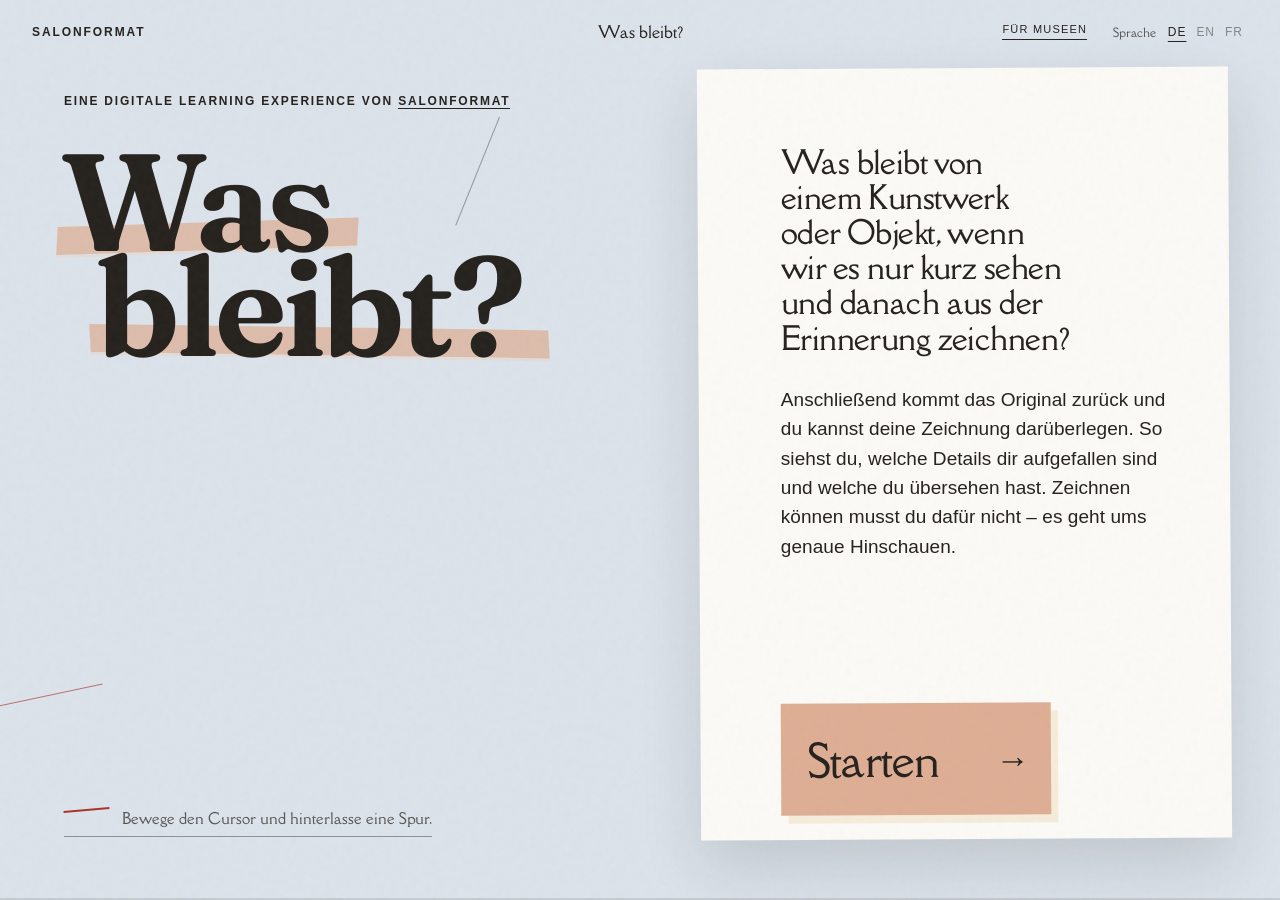
<file: index.html>
<!doctype html>
<html lang="de">
<head>
  <meta charset="UTF-8">
  <meta name="viewport" content="width=device-width,initial-scale=1,viewport-fit=cover">
  <meta name="theme-color" content="#f2efe7">
  <title>Was bleibt? — Salonformat</title>
  <link rel="preload" href="assets/DellaRespira-Regular.ttf" as="font" type="font/ttf" crossorigin>
  <link rel="preload" href="assets/Fraunces-Variable.ttf" as="font" type="font/ttf" crossorigin>
  <link rel="preload" href="assets/was-bleibt/harvesters-met.jpg" as="image">
  <link rel="stylesheet" href="memory.css?v=61">
</head>
<body>
<main class="experience" data-scene="prologue" data-work="tower">
  <header class="masthead">
    <a class="wordmark" href="https://salonformat.com" aria-label="Zurück zu Salonformat">SALONFORMAT</a><button data-home hidden tabindex="-1" aria-hidden="true"></button>
    <p data-location>Was bleibt?</p>
    <div class="masthead-actions"><a class="institution-link" data-institution-link href="institutions.html">Für Museen</a><nav class="languages" aria-label="Sprache wählen"><span class="language-label">Sprache</span><button class="active" data-lang="de" aria-pressed="true">DE</button><button data-lang="en" aria-pressed="false">EN</button><button data-lang="fr" aria-pressed="false">FR</button></nav><button class="sound" data-sound aria-pressed="false" hidden>KLANG <i aria-hidden="true"></i></button></div>
  </header>

  <section class="scene prologue" aria-labelledby="prologue-title">
    <div class="prologue-visual" aria-hidden="true">
      <img class="memory-trace" src="assets/plates/provenance-pigment.png" alt="">
      <i></i><i></i><i></i>
    </div>
    <canvas class="prologue-doodle" data-prologue-doodle aria-hidden="true"></canvas>
    <p class="trace-invitation" data-trace-invitation>Bewege den Cursor und hinterlasse eine Spur.</p>
    <article class="prologue-copy">
      <h1 id="prologue-title">Was<br><em>bleibt?</em></h1>
      <p class="prologue-eye">Eine digitale Learning Experience von <a href="https://salonformat.com" target="_blank" rel="noopener noreferrer">Salonformat</a></p>
      <div class="prologue-intro">
        <p class="prologue-lead" hidden></p><p class="prologue-lead prologue-lead-display"><span class="desktop-lead" data-desktop-lead>Was bleibt von einem Kunstwerk oder Objekt, wenn wir es nur kurz sehen und danach aus der Erinnerung zeichnen?</span><span class="mobile-lead" data-mobile-lead>Was bleibt von einem Werk oder Objekt, wenn wir es nur kurz sehen?</span></p>
        <p class="prologue-learning">Anschließend kommt das Original zurück und du kannst deine Zeichnung darüberlegen. So siehst du, welche Details dir aufgefallen sind und welche du übersehen hast. Zeichnen können musst du dafür nicht – es geht ums genaue Hinschauen.</p>
      </div>
      <button data-enter><span>Experience beginnen</span><i>→</i></button>
      <small>Etwa 4 Minuten</small>
    </article>
  </section>

  <section class="scene index" aria-labelledby="index-title">
    <div class="index-intro">
      <h1 id="index-title">Was<br><em>bleibt?</em></h1>
      <p>Du siehst ein Kunstwerk oder Objekt für 30 Sekunden. Dann verschwindet es.</p>
      <span>Wähle ein Werk:</span>
      <div class="index-register" aria-label="Werk auswählen">
        <button data-jump-select="tower">Die Kornernte <i>→</i></button>
        <button data-jump-select="shield">Gefäß mit Gesichtshals <i>→</i></button>
        <button data-jump-select="relief">Maske <i>→</i></button>
        <button data-jump-select="crown">Federkopfschmuck <i>→</i></button>
      </div>
      <p class="format-note" data-format-note>Drei Werke bilden den Anfang. Das Format lässt sich mit Sammlungen aus jedem Museum weiterführen.</p>
      <p class="prototype-note" data-prototype-note>Unabhängiger Prototyp mit gemeinfreien Open-Access-Bildern des Met. Keine Kooperation mit den dargestellten Museen.</p>
    </div>
    <div class="work-list" data-work-list>
      <article class="work-entry tower-entry">
        <div class="entry-image"><img src="assets/was-bleibt/harvesters-met.jpg" alt="Pieter Bruegel, Die Kornernte"></div>
        <div class="entry-copy"><small>GEMÄLDE · THE MET · OPEN ACCESS</small><h2>Die<br>Kornernte</h2><p>Was bleibt von einer Landschaft, in der überall etwas geschieht?</p><button data-select="tower">30 Sekunden hinsehen <i>→</i></button></div>
      </article>
      <article class="work-entry shield-entry">
        <div class="entry-image object-image"><img src="assets/was-bleibt/moche-vessel-met.jpg" alt="Moche-Gefäß mit Gesichtshals"></div>
        <div class="entry-copy"><small>GEFÄSS · THE MET · OPEN ACCESS</small><h2>Gefäß mit<br>Gesichtshals</h2><p>Bleibt zuerst das Gesicht im Gedächtnis oder die Form des Gefäßes?</p><button data-select="shield">30 Sekunden hinsehen <i>→</i></button></div>
      </article>
      <article class="work-entry relief-entry">
        <div class="entry-image object-image"><img src="assets/was-bleibt/mask-met.jpg" alt="Maske aus Papua-Neuguinea"></div>
        <div class="entry-copy"><small>MASKE · THE MET · OPEN ACCESS</small><h2>Maske</h2><p>Welche Linie, Öffnung oder Form erkennst du später wieder?</p><button data-select="relief">30 Sekunden hinsehen <i>→</i></button></div>
      </article>
      <article class="work-entry crown-entry">
        <div class="entry-image object-image"><img src="assets/was-bleibt/chimu-headdress-met.jpg" alt="Chimú-Federkopfschmuck"></div>
        <div class="entry-copy"><small>FEDERARBEIT · THE MET · OPEN ACCESS</small><h2>Federkopfschmuck</h2><p>Welche Form und welche Bewegung bleiben von einem Objekt aus Federn?</p><button data-select="crown">30 Sekunden hinsehen <i>→</i></button></div>
      </article>
    </div>
  </section>

  <section class="scene observe" aria-label="Das ausgewählte Werk betrachten">
    <figure class="art-stage" data-art-stage><img data-art-image alt=""><figcaption><b data-art-title></b><span data-art-meta></span></figcaption></figure>
    <div class="watch"><p>Sieh hin.</p><strong data-time>30</strong><span>Sekunden</span></div>
    <button class="hide-art" data-hide>Das Bild jetzt ausblenden <span>→</span></button>
  </section>

  <section class="scene recall" aria-labelledby="recall-question">
    <div class="absence">
      <canvas data-memory aria-label="Leere Zeichenfläche für deine Erinnerung"></canvas>
      <div class="drawing-tools" aria-label="Zeichenwerkzeuge">
        <button class="active tool-ink" data-tool="ink" aria-pressed="true"><i></i>Tusche</button>
        <button class="tool-brush" data-tool="brush" aria-pressed="false"><i></i>Pinsel</button>
        <button class="tool-pastel" data-tool="pastel" aria-pressed="false"><i></i>Ölkreide</button>
        <button class="tool-pencil" data-tool="pencil" aria-pressed="false"><i></i>Buntstift</button>
        <label>Farbe <input data-draw-color type="color" value="#29231e" aria-label="Zeichenfarbe wählen"></label>
        <button data-clear>Neu anfangen</button>
      </div>
    </div>
    <div class="recall-copy">
      <div class="draw-instruction" data-draw-instruction>
        <p class="recall-step">Deine Erinnerung</p>
        <h2 id="recall-question">Zeichne, was dir geblieben ist.</h2>
        <p class="question-note">Es muss nicht schön oder vollständig sein. Eine Form, eine Bewegung oder ein Detail reicht.</p>
        <button class="drawing-done" data-drawing-done disabled>Meine Zeichnung ist fertig <i>→</i></button>
      </div>
    </div>
  </section>

  <section class="scene compare" aria-labelledby="compare-title">
    <div class="comparison-stage"><img data-compare-image alt=""><canvas data-comparison-memory></canvas></div>
    <p class="reveal-note" data-reveal-note aria-live="polite">Erinnerung und Werk liegen jetzt übereinander.</p>
    <div class="compare-copy"><h2 id="compare-title">Schau noch einmal.</h2><div class="compare-identity"><b data-compare-title></b><span data-compare-meta></span></div><p>Zieh den Regler ganz nach rechts. So kommt das wirkliche Bild langsam zurück.</p><label><span>ERINNERUNG</span><input data-compare type="range" min="0" max="100" value="8" aria-label="Vom Erinnerungsbild zum wirklichen Bild"><span>WERK</span></label><button data-to-discover disabled>Weiter zu den Details <i>→</i></button></div>
  </section>

  <section class="scene discover" aria-labelledby="discover-title">
    <figure class="discovery-art" data-discovery-art><img data-discover-image alt=""><button class="hotspot h-one" data-detail="0"><span>1</span></button><button class="hotspot h-two" data-detail="1"><span>2</span></button><button class="hotspot h-three" data-detail="2"><span>3</span></button></figure>
    <aside class="discovery-copy"><p>Jetzt geht es um die Details.</p><h2 id="discover-title">Sieh dir die drei markierten Stellen an.</h2><div class="detail-text" data-detail-text aria-live="polite"><p>Zu jeder Markierung gibt es eine kurze Erklärung.</p></div><div class="detail-count" data-detail-count>0 von 3 angesehen</div><button data-to-protocol disabled>Mein Blickprotokoll ansehen <i>→</i></button></aside>
  </section>

  <section class="scene protocol" aria-labelledby="protocol-title">
    <div class="protocol-image"><canvas data-protocol-memory></canvas></div>
    <article class="protocol-copy"><h2 id="protocol-title">Das ist geblieben.</h2><blockquote data-protocol></blockquote><p>Kein Ergebnis. Kein richtig oder falsch. Nur ein Protokoll davon, wie dein Blick ausgewählt hat.</p><button class="download-drawing" data-download>Meine Zeichnung herunterladen <span>↓</span></button><div class="protocol-actions"><button data-another>Anderes Werk <span>→</span></button><button data-restart>Noch einmal <span>↺</span></button><button data-from-start>Von Anfang beginnen <span>↖</span></button></div><p class="adaptable-note" data-adaptable-note>Dieses Format ist offen für weitere Werke und Sammlungen.</p><small data-credit></small></article>
  </section>

  <div class="transition" aria-hidden="true"><span data-transition-copy></span></div><div class="progress" aria-hidden="true"><i></i></div>
</main>
<script src="memory.js?v=43"></script>
</body>
</html>
</file>
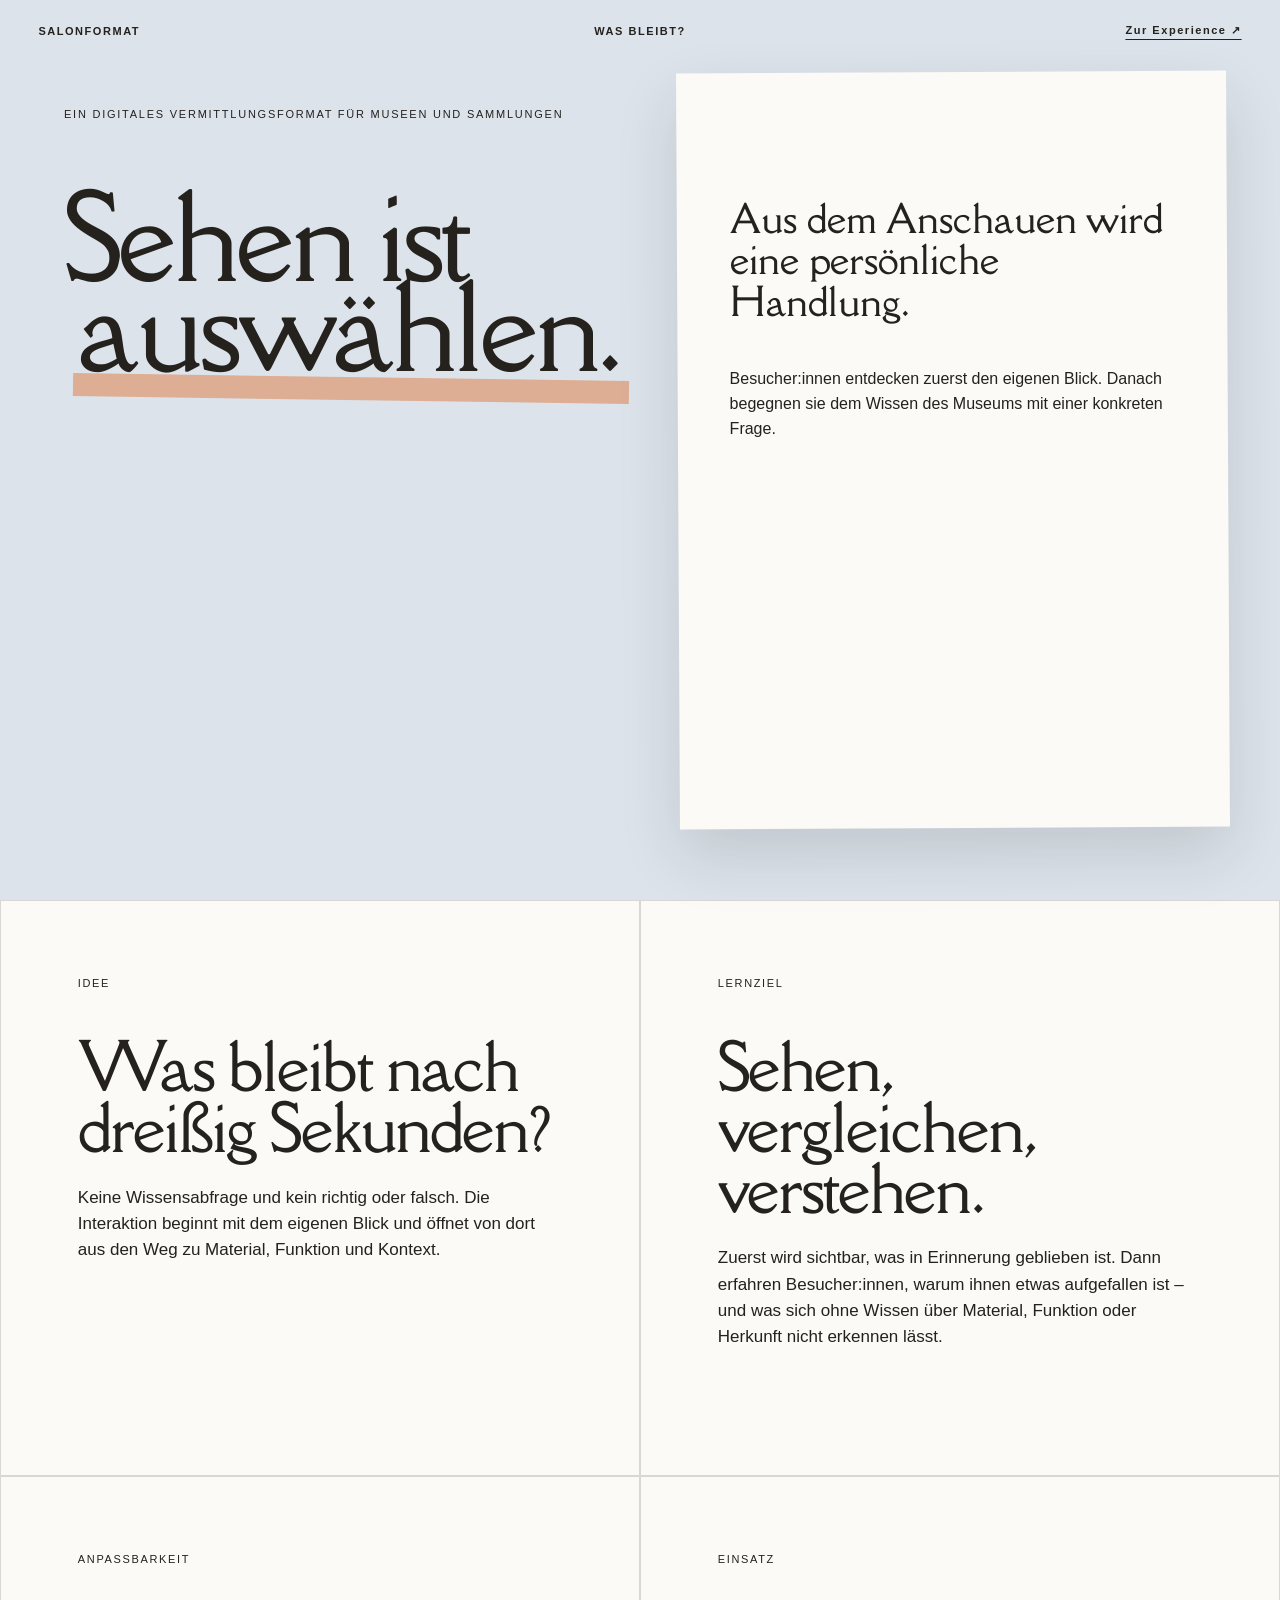
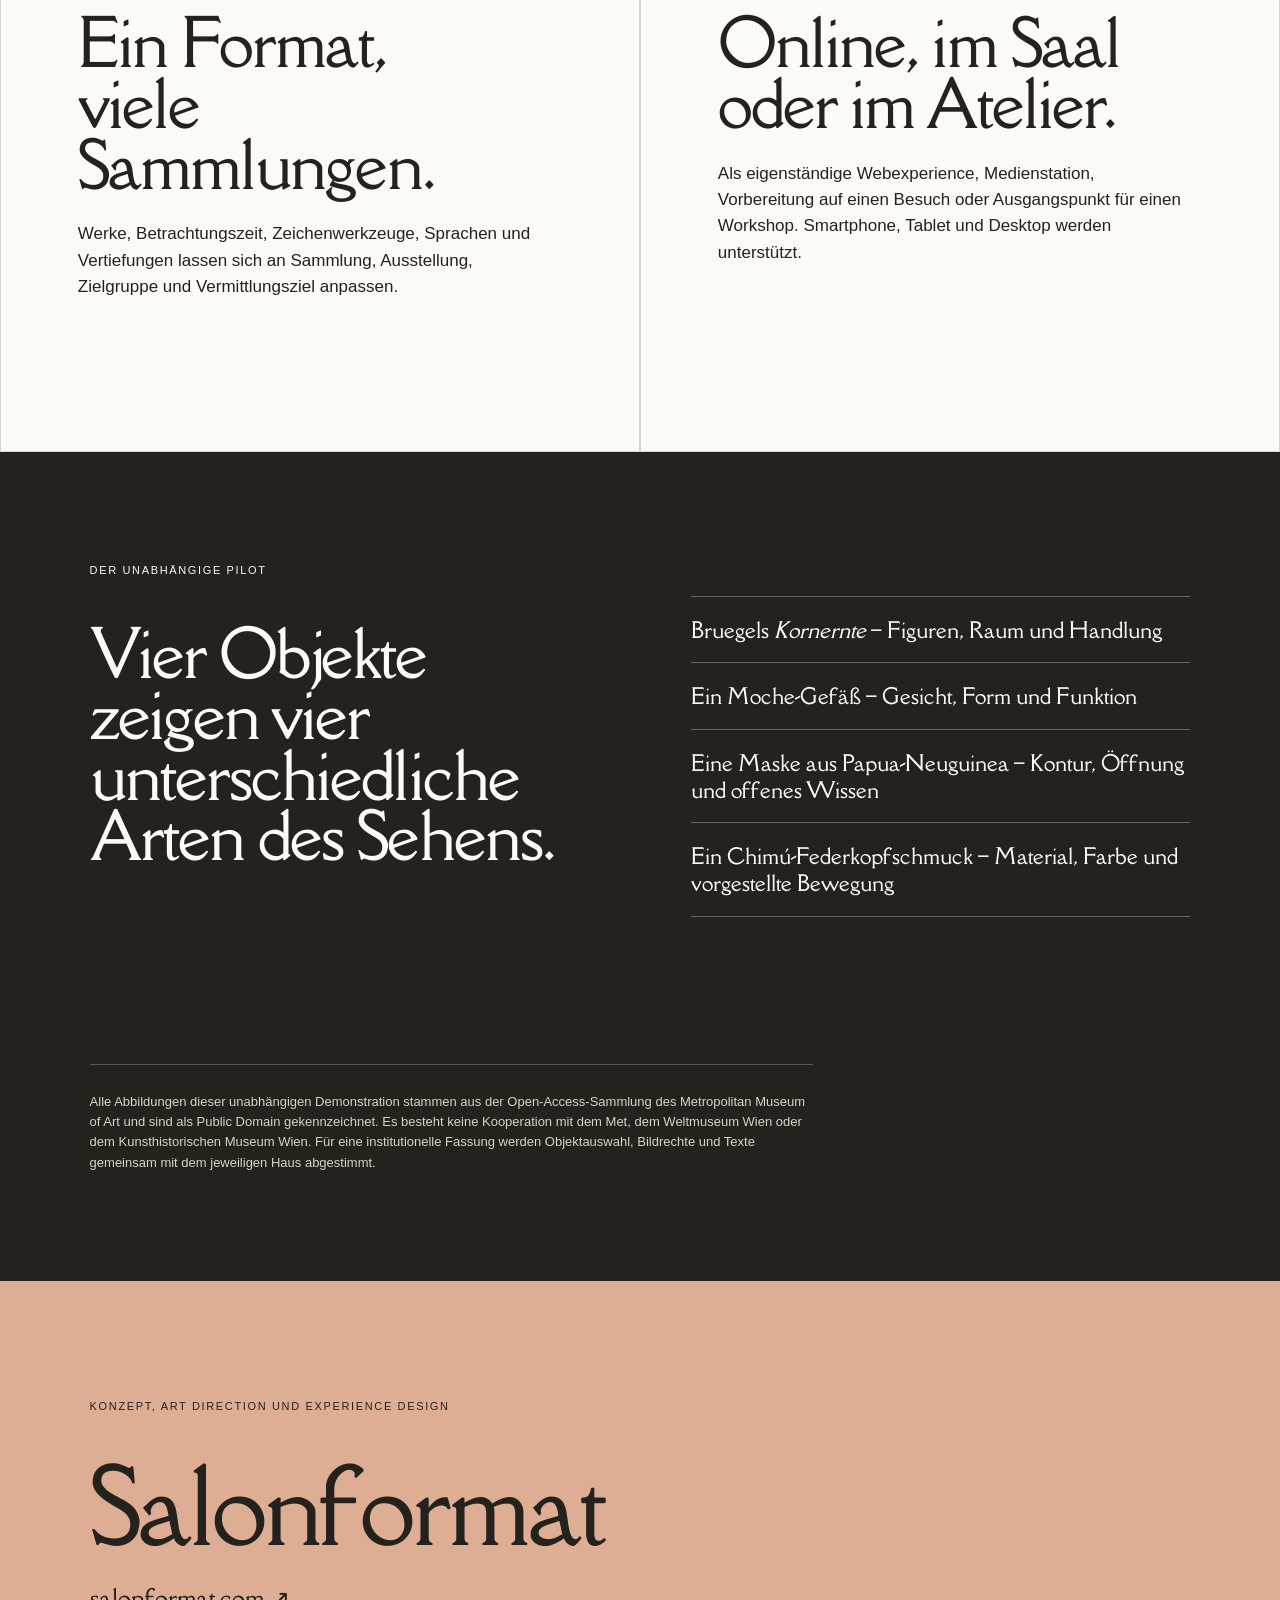
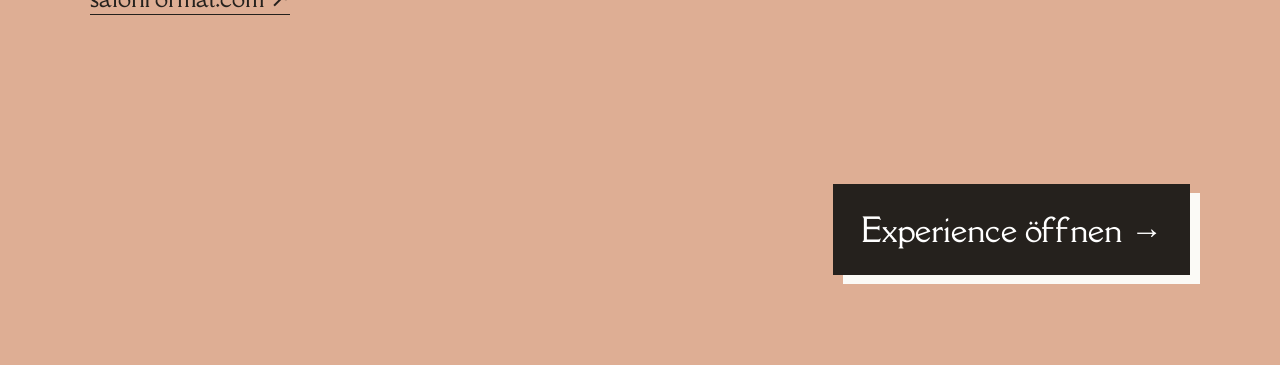
<file: institutions.html>
<!doctype html>
<html lang="de">
<head>
  <meta charset="UTF-8">
  <meta name="viewport" content="width=device-width,initial-scale=1,viewport-fit=cover">
  <meta name="theme-color" content="#dce3eb">
  <title>Was bleibt? — Für Museen</title>
  <link rel="preload" href="assets/DellaRespira-Regular.ttf" as="font" type="font/ttf" crossorigin>
  <link rel="stylesheet" href="institutions.css?v=2">
  <link rel="stylesheet" href="institutions-overrides.css?v=3">
</head>
<body>
  <header><a href="index.html#prologue">SALONFORMAT</a><span>WAS BLEIBT?</span><a href="index.html#prologue">Zur Experience ↗</a></header>
  <main>
    <section class="hero">
      <p>Ein digitales Vermittlungsformat für Museen und Sammlungen</p>
      <h1>Sehen ist<br><em>auswählen.</em></h1>
      <div class="hero-copy"><strong>Aus dem Anschauen wird eine persönliche Handlung.</strong><p>Besucher:innen entdecken zuerst den eigenen Blick. Danach begegnen sie dem Wissen des Museums mit einer konkreten Frage.</p></div>
    </section>
    <section class="facts" aria-label="Projektübersicht">
      <article><span>Idee</span><h2>Was bleibt nach dreißig Sekunden?</h2><p>Keine Wissensabfrage und kein richtig oder falsch. Die Interaktion beginnt mit dem eigenen Blick und öffnet von dort aus den Weg zu Material, Funktion und Kontext.</p></article>
      <article><span>Lernziel</span><h2>Sehen, vergleichen, verstehen.</h2><p>Zuerst wird sichtbar, was in Erinnerung geblieben ist. Dann erfahren Besucher:innen, warum ihnen etwas aufgefallen ist – und was sich ohne Wissen über Material, Funktion oder Herkunft nicht erkennen lässt.</p></article>
      <article><span>Anpassbarkeit</span><h2>Ein Format,<br>viele Sammlungen.</h2><p>Werke, Betrachtungszeit, Zeichenwerkzeuge, Sprachen und Vertiefungen lassen sich an Sammlung, Ausstellung, Zielgruppe und Vermittlungsziel anpassen.</p></article>
      <article><span>Einsatz</span><h2>Online, im Saal<br>oder im Atelier.</h2><p>Als eigenständige Webexperience, Medienstation, Vorbereitung auf einen Besuch oder Ausgangspunkt für einen Workshop. Smartphone, Tablet und Desktop werden unterstützt.</p></article>
    </section>
    <section class="pilot">
      <div><span>Der unabhängige Pilot</span><h2>Vier Objekte zeigen vier unterschiedliche Arten des Sehens.</h2></div>
      <ol><li>Bruegels <i>Kornernte</i> – Figuren, Raum und Handlung</li><li>Ein Moche-Gefäß – Gesicht, Form und Funktion</li><li>Eine Maske aus Papua-Neuguinea – Kontur, Öffnung und offenes Wissen</li><li>Ein Chimú-Federkopfschmuck – Material, Farbe und vorgestellte Bewegung</li></ol>
      <p class="legal">Alle Abbildungen dieser unabhängigen Demonstration stammen aus der Open-Access-Sammlung des Metropolitan Museum of Art und sind als Public Domain gekennzeichnet. Es besteht keine Kooperation mit dem Met, dem Weltmuseum Wien oder dem Kunsthistorischen Museum Wien. Für eine institutionelle Fassung werden Objektauswahl, Bildrechte und Texte gemeinsam mit dem jeweiligen Haus abgestimmt.</p>
    </section>
    <section class="contact"><p>Konzept, Art Direction und Experience Design</p><h2>Salonformat</h2><a href="https://salonformat.com">salonformat.com ↗</a><a class="experience-link" href="index.html#prologue">Experience öffnen →</a></section>
  </main>
</body>
</html>
</file>
<file: memory.css>
@font-face{font-family:Della;src:url('assets/DellaRespira-Regular.ttf') format('truetype');font-display:swap}
@font-face{font-family:BodoniModa;src:url('assets/BodoniModa-Variable.ttf') format('truetype');font-style:normal;font-weight:400 900;font-display:swap}
@font-face{font-family:BodoniModa;src:url('assets/BodoniModa-Italic-Variable.ttf') format('truetype');font-style:italic;font-weight:400 900;font-display:swap}
@font-face{font-family:Fraunces;src:url('assets/Fraunces-Variable.ttf') format('truetype');font-style:normal;font-weight:100 900;font-display:swap}
.mobile-lead{display:none}
:root{--paper:#f2efe7;--light:#faf8f2;--ink:#25211d;--red:#a83329;--blue:#315c7c;--dust:#d8cabb;--ease:cubic-bezier(.16,1,.3,1)}
*{box-sizing:border-box}html,body{margin:0;width:100%;height:100%;overflow:hidden;background:var(--paper);color:var(--ink)}body{font-family:Arial,Helvetica,sans-serif;-webkit-font-smoothing:antialiased}button,input{font:inherit;color:inherit}button{cursor:pointer}button:focus-visible,input:focus-visible{outline:2px solid var(--blue);outline-offset:5px}::selection{background:var(--red);color:#fff}
.experience{position:relative;width:100vw;height:100dvh;overflow:hidden;background:var(--paper)}.experience:after{content:"";position:fixed;z-index:90;inset:0;pointer-events:none;opacity:.038;background-image:url("data:image/svg+xml,%3Csvg viewBox='0 0 180 180' xmlns='http://www.w3.org/2000/svg'%3E%3Cfilter id='n'%3E%3CfeTurbulence type='fractalNoise' baseFrequency='.75' numOctaves='3'/%3E%3C/filter%3E%3Crect width='100%25' height='100%25' filter='url(%23n)'/%3E%3C/svg%3E")}
.masthead{position:fixed;z-index:80;left:0;right:0;top:0;height:64px;display:grid;grid-template-columns:1fr auto 1fr;align-items:center;padding:0 clamp(18px,2.5vw,38px);mix-blend-mode:difference;color:#fff}.masthead button{border:0;background:none}.wordmark{justify-self:start;color:inherit;font-size:10px;font-weight:700;letter-spacing:.16em;text-decoration:none}.masthead p{margin:0;font:16px Della}.sound{justify-self:end;font-size:10px;letter-spacing:.14em}.sound i{display:inline-block;width:15px;height:8px;margin-left:7px;border-left:1px solid;border-right:1px solid}.sound[aria-pressed=true] i{animation:pulse .7s ease-in-out infinite alternate}@keyframes pulse{to{transform:scaleY(.4)}}
.masthead-actions{justify-self:end;display:flex;align-items:center;gap:clamp(12px,2vw,28px)}.languages{display:flex;align-items:center}.languages button{min-width:28px;padding:8px 5px;color:inherit;font-size:9px;letter-spacing:.08em;opacity:.48}.languages button.active{opacity:1;text-decoration:underline;text-underline-offset:5px}.languages button:focus-visible{outline-color:currentColor}
.language-label{margin-right:7px;font:12px Della;letter-spacing:0;text-transform:none;opacity:.72}
.scene{position:absolute;inset:0;opacity:0;visibility:hidden;pointer-events:none;transition:opacity .75s ease,visibility 0s .75s}.experience[data-scene=index] .index,.experience[data-scene=observe] .observe,.experience[data-scene=recall] .recall,.experience[data-scene=compare] .compare,.experience[data-scene=discover] .discover,.experience[data-scene=protocol] .protocol{opacity:1;visibility:visible;pointer-events:auto;transition-delay:0s}
.index{overflow-y:auto;scroll-snap-type:y mandatory;background:var(--light);scrollbar-width:thin;scrollbar-color:var(--red) var(--light)}.index-intro{position:fixed;z-index:8;left:6vw;top:11vh;width:30vw;color:#fff;mix-blend-mode:difference;pointer-events:none}.index-intro h1{margin:0;font:clamp(65px,8vw,122px)/.72 Della;letter-spacing:-.035em}.index-intro h1 em{display:block;margin-left:.75ch;font-style:normal}.index-intro p{margin:7vh 0 0;max-width:310px;font:20px/1.3 Della}.index-intro span{display:block;margin-top:5vh;font-size:9px;letter-spacing:.14em;text-transform:uppercase}
.work-list{margin-left:38vw;width:62vw}.work-entry{position:relative;min-height:100dvh;display:grid;grid-template-columns:58% 42%;scroll-snap-align:start;overflow:hidden}.entry-image{position:relative;overflow:hidden;background:#a79072}.entry-image:after{content:"";position:absolute;inset:0;background:linear-gradient(90deg,transparent 65%,rgba(20,17,14,.18))}.entry-image img{width:100%;height:100%;object-fit:cover;filter:saturate(.82)}.entry-image.object-image{display:grid;place-items:center}.entry-image.object-image img{width:76%;height:76%;object-fit:contain;filter:drop-shadow(0 25px 22px rgba(37,28,21,.25))}.shield-entry .entry-image{background:#94a8a0}.pot-entry .entry-image{background:#bd9880}.entry-copy{display:flex;flex-direction:column;justify-content:center;padding:10vh 3.5vw 5vh;background:var(--paper)}.entry-copy small{font-size:9px;letter-spacing:.13em}.entry-copy h2{margin:4vh 0 0;font:clamp(39px,4.2vw,64px)/.9 Della;letter-spacing:-.03em}.entry-copy p{margin:5vh 0 0;font:17px/1.4 Della}.entry-copy button{margin-top:7vh;padding:14px 0;border:0;border-top:1px solid;border-bottom:1px solid;background:none;text-align:left;font:16px Della}.entry-copy button i{float:right;font:24px Della;font-style:normal;color:var(--red);transition:transform .3s var(--ease)}.entry-copy button:hover i{transform:translateX(9px)}
.observe{background:#171411}.art-stage{position:absolute;inset:0;margin:0;overflow:hidden}.art-stage img{width:100%;height:100%;object-fit:contain;animation:looking 30s linear both}.experience[data-work=shield] .art-stage,.experience[data-work=pot] .art-stage{background:#d6c9b8}.experience[data-work=shield] .art-stage img,.experience[data-work=pot] .art-stage img{width:78%;height:78%;margin:11%;filter:drop-shadow(0 28px 25px rgba(40,29,21,.25))}@keyframes looking{from{transform:scale(1.035)}to{transform:scale(1)}}.art-stage figcaption{position:absolute;left:3vw;bottom:3vh;display:flex;flex-direction:column;padding:10px 12px;background:rgba(20,17,14,.74);color:#fff}.art-stage figcaption b{font:18px Della}.art-stage figcaption span{margin-top:4px;font-size:9px;letter-spacing:.05em}.watch{position:absolute;right:3vw;top:12vh;display:grid;grid-template-columns:auto auto;align-items:end;padding:14px 16px;background:rgba(247,243,234,.94)}.watch p{grid-column:1/3;margin:0 0 4px;font:19px Della}.watch strong{font:44px/1 Della;font-variant-numeric:tabular-nums}.watch span{padding:0 0 4px 7px;font-size:9px;letter-spacing:.08em;text-transform:uppercase}.hide-art{position:absolute;right:3vw;bottom:3vh;padding:13px 16px;border:0;background:rgba(247,243,234,.94);font-size:12px}.hide-art span{margin-left:24px;color:var(--red)}
.recall{display:grid;grid-template-columns:58% 42%;background:#e9e3d8}.absence{position:relative;overflow:hidden;background:#d8cabb}.absence:before{content:"";position:absolute;z-index:1;inset:6%;border:1px solid rgba(37,33,29,.2);transform:rotate(-.35deg);pointer-events:none}.absence canvas{width:100%;height:100%;display:block}.recall-copy{display:flex;flex-direction:column;justify-content:center;padding:10vh 6vw 7vh 5vw;background:var(--light)}.recall-step{margin:0 0 5vh;font-size:10px;letter-spacing:.16em;text-transform:uppercase}.recall h2{margin:0;font:clamp(40px,4.8vw,72px)/.96 Della;letter-spacing:-.025em;max-width:9ch}.question-note{margin:2vh 0 6vh;max-width:44ch;font:16px/1.45 Della;color:#5a5048}.answers{display:flex;flex-direction:column;align-items:flex-start}.answers button{width:100%;padding:13px 4px;border:0;border-top:1px solid rgba(37,33,29,.38);background:transparent;text-align:left;font:clamp(18px,1.6vw,24px) Della;transition:padding .3s var(--ease),color .3s}.answers button:last-child{border-bottom:1px solid rgba(37,33,29,.38)}.answers button:hover{padding-left:18px;color:var(--red)}.answers button:after{content:"→";float:right;color:var(--red)}.answers.colors{display:grid;grid-template-columns:repeat(4,1fr);width:100%;gap:8px}.answers.colors button{position:relative;height:104px;padding:0;border:0;background:var(--swatch)}.answers.colors button span{position:absolute;left:7px;right:7px;bottom:7px;padding:4px;background:rgba(250,248,242,.86);font:10px Arial;text-align:left}.answers.colors button:after{display:none}
.compare{display:grid;grid-template-columns:70% 30%;background:#191511}.comparison-stage{position:relative;overflow:hidden}.comparison-stage img,.comparison-stage canvas{position:absolute;inset:0;width:100%;height:100%;object-fit:contain}.experience[data-work=shield] .comparison-stage,.experience[data-work=pot] .comparison-stage{background:#d6c9b8}.experience[data-work=shield] .comparison-stage img,.experience[data-work=pot] .comparison-stage img{inset:10%;width:80%;height:80%}.comparison-stage canvas{background:transparent;opacity:.92;transition:opacity .12s}.compare-copy{display:flex;flex-direction:column;justify-content:center;padding:10vh 3vw;background:var(--light)}.compare h2{margin:0;font:clamp(40px,4.3vw,66px)/.92 Della;letter-spacing:-.03em}.compare-copy>p{margin:3vh 0 8vh;font:16px/1.45 Della}.compare label{display:grid;grid-template-columns:auto 1fr auto;align-items:center;gap:12px;font-size:8px;letter-spacing:.1em}.compare input{width:100%;accent-color:var(--red)}.compare button,.discovery-copy>button{margin-top:8vh;padding:13px 0;border:0;border-top:1px solid;border-bottom:1px solid;background:none;text-align:left;font:15px Della}.compare button i,.discovery-copy>button i{float:right;font:23px Della;font-style:normal;color:var(--red)}button:disabled{opacity:.3;cursor:not-allowed}
.discover{display:grid;grid-template-columns:72% 28%;background:#171411}.discovery-art{position:relative;margin:0;overflow:hidden}.discovery-art>img{width:100%;height:100%;object-fit:contain}.experience[data-work=shield] .discovery-art,.experience[data-work=pot] .discovery-art{background:#d6c9b8}.experience[data-work=shield] .discovery-art>img,.experience[data-work=pot] .discovery-art>img{width:78%;height:78%;margin:11%}.hotspot{position:absolute;width:42px;height:42px;border:1px solid #fff;border-radius:50%;background:rgba(28,24,20,.48);color:#fff}.hotspot:after{content:"";position:absolute;inset:-9px;border:1px solid rgba(255,255,255,.45);border-radius:50%}.hotspot span{font:17px Della}.hotspot.seen{background:var(--red)}.h-one{left:18%;bottom:17%}.h-two{right:11%;bottom:23%}.h-three{left:54%;top:29%}.experience[data-work=shield] .h-one{left:41%;bottom:29%}.experience[data-work=shield] .h-two{right:31%;top:26%}.experience[data-work=shield] .h-three{left:35%;top:32%}.experience[data-work=pot] .h-one{left:39%;bottom:35%}.experience[data-work=pot] .h-two{right:34%;top:32%}.experience[data-work=pot] .h-three{left:48%;top:46%}.discovery-copy{display:flex;flex-direction:column;padding:11vh 2.6vw 5vh;background:var(--light)}.discovery-copy>p{margin:0 0 4vh;font-size:10px;letter-spacing:.14em;text-transform:uppercase}.discovery-copy h2{margin:0;font:clamp(34px,3.1vw,48px)/.98 Della;letter-spacing:-.025em}.detail-text{min-height:150px;margin-top:6vh;padding-top:16px;border-top:1px solid rgba(37,33,29,.4)}.detail-text h3{margin:0 0 10px;font:24px Della;color:var(--red)}.detail-text p{margin:0;font:14px/1.5 Arial}.detail-count{margin-top:auto;font-size:10px;letter-spacing:.1em;text-transform:uppercase}.discovery-copy>button{margin-top:18px}
.protocol{display:grid;grid-template-columns:52% 48%;background:var(--light)}.protocol-image{position:relative;overflow:hidden;background:#d9ccbc}.protocol-image canvas{width:100%;height:100%;display:block}.protocol-copy{display:flex;flex-direction:column;justify-content:center;padding:10vh 8vw 6vh 6vw}.protocol h2{margin:0 0 5vh;font:clamp(48px,5.7vw,86px)/.9 Della;letter-spacing:-.03em}.protocol blockquote{margin:0;font:clamp(23px,2.3vw,34px)/1.22 Della;color:var(--red)}.protocol-copy>p{margin:5vh 0 0;max-width:50ch;font:15px/1.5 Arial}.protocol-actions{display:grid;grid-template-columns:1fr 1fr;gap:18px;margin-top:6vh}.protocol-actions button{padding:13px 0;border:0;border-top:1px solid;border-bottom:1px solid;background:none;text-align:left;font:16px Della}.protocol-actions span{float:right;color:var(--red)}.protocol-copy small{margin-top:auto;font-size:9px;line-height:1.45;color:#655b52}
.transition{position:fixed;z-index:100;inset:0;background:var(--light);clip-path:inset(0 100% 0 0);pointer-events:none}.experience.is-transitioning .transition{animation:wipe 1s var(--ease)}@keyframes wipe{0%{clip-path:inset(0 100% 0 0)}45%,55%{clip-path:inset(0)}100%{clip-path:inset(0 0 0 100%)}}.progress{position:fixed;z-index:81;left:0;right:0;bottom:0;height:2px;background:rgba(37,33,29,.12)}.progress i{display:block;width:var(--progress,0%);height:100%;background:var(--red);transition:width .8s var(--ease)}
@media(max-width:760px){.masthead{height:54px}.masthead p{display:none}.index-intro{position:absolute;left:6vw;top:10vh;width:84vw}.index-intro h1{font-size:21vw}.index-intro p{margin-top:3vh;font-size:18px}.index-intro span{margin-top:3vh}.work-list{margin:0;width:100%}.work-entry{display:block}.entry-image{position:absolute;inset:0}.entry-image:after{background:linear-gradient(180deg,rgba(18,15,12,.08),rgba(18,15,12,.08) 42%,rgba(18,15,12,.78))}.entry-copy{position:absolute;z-index:3;left:0;right:0;bottom:0;padding:4vh 6vw 5vh;background:transparent;color:#fff}.work-entry:first-child .entry-copy{padding-top:39vh}.entry-copy h2{margin-top:2vh;font-size:12vw}.entry-copy p{margin-top:2vh;font-size:15px;max-width:30ch}.entry-copy button{margin-top:3vh;border-color:rgba(255,255,255,.7)}.entry-copy button i{color:#f0b4aa}.index-intro+ .work-list .work-entry:first-child .entry-image img{filter:brightness(.72) saturate(.75)}
.watch{right:4vw;top:9vh}.hide-art{right:4vw;bottom:4vh}.art-stage img{object-fit:cover;object-position:47% center}.experience[data-work=shield] .art-stage img,.experience[data-work=pot] .art-stage img{width:86%;height:70%;margin:15% 7%}.art-stage figcaption{left:4vw;right:4vw;bottom:12vh}.recall{display:block}.absence{position:absolute;inset:0 0 47%}.recall-copy{position:absolute;left:0;right:0;bottom:0;height:49%;padding:24px 7vw 20px}.recall-step{margin-bottom:12px}.recall h2{font-size:36px;max-width:12ch}.question-note{margin:10px 0 17px;font-size:13px}.answers button{padding:8px 2px;font-size:17px}.answers.colors button{height:58px}.answers.colors button span{display:none}.compare{display:block}.comparison-stage{position:absolute;inset:0 0 42%}.compare-copy{position:absolute;left:0;right:0;bottom:0;height:44%;padding:25px 7vw}.compare h2{font-size:38px}.compare-copy>p{margin:12px 0 24px;font-size:14px}.compare button{margin-top:26px}.discover{display:block}.discovery-art{position:absolute;inset:0 0 43%}.discovery-art>img{object-fit:cover;object-position:48% center}.discovery-copy{position:absolute;left:0;right:0;bottom:0;height:45%;padding:22px 7vw 15px}.discovery-copy>p{margin-bottom:10px}.discovery-copy h2{font-size:31px}.detail-text{min-height:86px;margin-top:14px;padding-top:9px}.detail-text h3{font-size:19px;margin-bottom:5px}.detail-text p{font-size:12px;line-height:1.35}.detail-count{margin-top:auto}.discovery-copy>button{margin-top:8px;padding:9px 0}.hotspot{width:34px;height:34px}.protocol{display:block}.protocol-image{position:absolute;inset:0 0 56%}.protocol-copy{position:absolute;left:0;right:0;bottom:0;height:58%;padding:27px 7vw 18px}.protocol h2{font-size:47px;margin-bottom:18px}.protocol blockquote{font-size:21px}.protocol-copy>p{margin-top:16px;font-size:13px}.protocol-actions{margin-top:17px}.protocol-copy small{font-size:7px}}
@media(prefers-reduced-motion:reduce){*,*:before,*:after{animation-duration:.01ms!important;transition-duration:.01ms!important}.art-stage img{animation:none}}

/* WAS BLEIBT — the visitor's own drawing is the memory image. */
[hidden]{display:none!important}
.relief-entry .entry-image{background:#a4775d}
.experience[data-work=relief] .art-stage,.experience[data-work=relief] .comparison-stage,.experience[data-work=relief] .discovery-art{background:#d6c9b8}
.experience[data-work=relief] .art-stage img{width:78%;height:78%;margin:11%;filter:drop-shadow(0 28px 25px rgba(40,29,21,.25))}
.experience[data-work=relief] .comparison-stage img{inset:10%;width:80%;height:80%}
.experience[data-work=relief] .discovery-art>img{width:78%;height:78%;margin:11%}
.experience[data-work=relief] .h-one{left:37%;bottom:33%}.experience[data-work=relief] .h-two{right:34%;top:31%}.experience[data-work=relief] .h-three{left:51%;top:47%}
.recall{grid-template-columns:64% 36%}.absence{background:#d8cabb}.experience[data-scene=recall] .absence{animation:paper-arrives 1.35s var(--ease) both}.absence:before{inset:4.5%;transform:rotate(-.25deg)}.absence:after{content:"Zeichne direkt auf die Fläche";position:absolute;z-index:2;left:7%;top:8%;font:14px Della;color:rgba(37,33,29,.42);pointer-events:none}.absence:has(canvas[data-drawn=true]):after{opacity:0}.absence canvas{cursor:crosshair;touch-action:none;background:#eee7dc}.drawing-tools{position:absolute;z-index:5;left:6%;right:6%;bottom:6%;display:flex;align-items:center;gap:6px;padding:8px;background:rgba(250,248,242,.9);backdrop-filter:blur(10px)}.drawing-tools button,.drawing-tools label{min-height:40px;padding:10px 14px;border:0;background:transparent;font:13px Della}.drawing-tools button.active{background:var(--ink);color:var(--light)}.drawing-tools button:last-child{margin-left:auto}.drawing-tools label{display:flex;align-items:center;gap:9px}.drawing-tools input{width:26px;height:26px;padding:0;border:0;background:none}.recall-copy{padding-left:4vw;padding-right:4vw}.drawing-done{width:100%;margin-top:4vh;padding:15px 2px;border:0;border-top:1px solid;border-bottom:1px solid;background:transparent;text-align:left;font:18px Della}.drawing-done i{float:right;font:24px Della;font-style:normal;color:var(--red)}
@keyframes paper-arrives{from{clip-path:inset(48% 49% 48% 49%);filter:brightness(.55);transform:scale(.92)}to{clip-path:inset(0);filter:brightness(1);transform:scale(1)}}
@media(max-width:760px){.experience[data-work=relief] .art-stage img{width:86%;height:70%;margin:15% 7%}.drawing-tools{left:4%;right:4%;bottom:4%;gap:2px;padding:5px}.drawing-tools button,.drawing-tools label{min-height:36px;padding:8px 9px;font-size:11px}.drawing-tools label{font-size:0}.drawing-tools input{width:30px;height:30px}.recall-copy{padding-left:7vw;padding-right:7vw}.drawing-done{margin-top:18px;padding:11px 2px;font-size:16px}}
.comparison-stage canvas{mix-blend-mode:multiply}
.comparison-stage{background:var(--light)}.comparison-stage img{z-index:1;opacity:var(--work-opacity,0)!important;transition:opacity .15s linear}.comparison-stage canvas{z-index:2;opacity:var(--memory-opacity,1)!important}.download-drawing{width:100%;margin-top:5vh;padding:14px 0;border:0;border-top:1px solid;border-bottom:1px solid;background:transparent;text-align:left;font:17px Della}.download-drawing span{float:right;color:var(--red);font-size:22px}.protocol-actions{margin-top:3vh}
.experience[data-scene=prologue] .prologue{opacity:1;visibility:visible;pointer-events:auto;transition-delay:0s}.prologue{display:grid;grid-template-columns:46% 54%;background:#fff;color:var(--ink)}.prologue-copy{position:relative;z-index:3;display:flex;flex-direction:column;justify-content:center;padding:9vh 5.5vw 5vh;background:#fff}.prologue-copy h1{margin:0;font:clamp(72px,8.8vw,136px)/.7 Della;letter-spacing:-.035em}.prologue-copy h1 em{display:block;margin-left:.72ch;font-style:normal}.prologue-lead{margin:7vh 0 4vh;max-width:28ch;font:clamp(20px,1.65vw,27px)/1.28 Della}.prologue-copy ol{margin:0;padding:0;list-style:none;counter-reset:steps}.prologue-copy li{display:grid;grid-template-columns:minmax(155px,.8fr) 1.2fr;gap:18px;padding:11px 0;border-top:1px solid rgba(37,33,29,.28)}.prologue-copy li:last-child{border-bottom:1px solid rgba(37,33,29,.28)}.prologue-copy li b{font:15px/1.25 Della}.prologue-copy li span{font:12px/1.35 Arial;color:#514943}.prologue-copy>button{margin-top:4vh;padding:15px 0;border:0;border-top:1px solid;border-bottom:1px solid;background:none;text-align:left;font:18px Della}.prologue-copy>button i{float:right;font:25px Della;font-style:normal;color:var(--red);transition:transform .35s var(--ease)}.prologue-copy>button:hover i{transform:translateX(10px)}.prologue-copy>small{margin-top:12px;font-size:9px;letter-spacing:.11em;text-transform:uppercase}.prologue-visual{position:relative;display:grid;grid-template-columns:1.35fr .8fr 1fr;gap:7px;padding:0 0 0 7px;background:#fff;overflow:hidden}.prologue-visual div{position:relative;overflow:hidden;background:#b9a48b}.prologue-visual img{width:100%;height:100%;object-fit:cover;filter:saturate(.82) contrast(1.03);transform:scale(1.035);animation:prologue-breathe 12s ease-out both}.prologue-visual div:first-child img{object-position:50% center}.prologue-visual div:nth-child(2){margin-top:13vh;margin-bottom:8vh;background:#92a69f}.prologue-visual div:nth-child(2) img{object-fit:contain;padding:8%;filter:drop-shadow(0 24px 24px rgba(34,26,20,.22))}.prologue-visual div:nth-child(3){margin-top:27vh;background:#a4775d}.prologue-visual div:nth-child(3) img{object-fit:contain;padding:8%;filter:drop-shadow(0 24px 24px rgba(34,26,20,.22))}@keyframes prologue-breathe{from{transform:scale(1.08)}to{transform:scale(1.015)}}
@media(max-width:760px){.prologue{display:block;overflow-y:auto}.prologue-visual{position:absolute;inset:0 0 53%;grid-template-columns:1.3fr .8fr 1fr;gap:4px;padding-left:4px}.prologue-visual div:nth-child(2){margin-top:7vh;margin-bottom:3vh}.prologue-visual div:nth-child(3){margin-top:13vh}.prologue-copy{position:absolute;left:0;right:0;bottom:0;min-height:58%;justify-content:flex-start;padding:4vh 6vw 3vh}.prologue-copy h1{position:absolute;bottom:calc(100% - 2vh);font-size:18vw;color:#fff;text-shadow:0 1px 20px rgba(20,16,13,.35)}.prologue-lead{margin:0 0 2vh;font-size:19px;max-width:31ch}.prologue-copy li{grid-template-columns:1fr 1.25fr;gap:12px;padding:8px 0}.prologue-copy li b{font-size:13px}.prologue-copy li span{font-size:10px}.prologue-copy>button{margin-top:2.5vh;padding:12px 0;font-size:16px}.prologue-copy>small{margin-top:9px;font-size:8px}}
.drawing-tools [data-tool]{display:flex;align-items:center;gap:9px}.drawing-tools [data-tool] i{display:block;width:27px;height:9px;position:relative}.tool-ink i:before{content:"";position:absolute;left:0;right:0;top:4px;border-top:2px solid;transform:rotate(-4deg)}.tool-brush i:before{content:"";position:absolute;left:0;right:0;top:2px;height:6px;background:currentColor;border-radius:70% 25% 60% 35%;transform:rotate(3deg);opacity:.65}.tool-pastel i:before,.tool-pastel i:after{content:"";position:absolute;left:0;right:2px;height:4px;background:currentColor;opacity:.28;transform:rotate(-5deg)}.tool-pastel i:after{top:5px;left:5px;transform:rotate(4deg)}.tool-pencil i:before{content:"";position:absolute;left:0;right:0;top:4px;border-top:1px solid;box-shadow:0 2px currentColor;transform:rotate(2deg);opacity:.65}
@media(max-width:760px){.drawing-tools{overflow-x:auto;justify-content:flex-start;scrollbar-width:none}.drawing-tools [data-tool]{flex:0 0 auto;gap:4px}.drawing-tools [data-tool] i{width:18px}.drawing-tools button:last-child{margin-left:0;white-space:nowrap}}

/* Prologue v2: image first, explanation held in one quiet strip. */
.prologue{display:block;background:#fff;overflow:hidden}.prologue-visual{position:absolute;inset:0 0 24vh;display:grid;grid-template-columns:50% 25% 25%;gap:3px;padding:0;background:#fff}.prologue-visual div,.prologue-visual div:nth-child(2),.prologue-visual div:nth-child(3){margin:0;background:#a4775d}.prologue-visual div:nth-child(2){background:#91a69f}.prologue-visual img{animation:prologue-breathe 14s var(--ease) both}.prologue-visual div:first-child img{object-fit:cover;object-position:50% 48%;padding:0}.prologue-visual div:nth-child(2) img,.prologue-visual div:nth-child(3) img{object-fit:contain;padding:7%;filter:drop-shadow(0 28px 25px rgba(30,22,18,.26))}.prologue-copy{position:absolute;z-index:3;inset:0;display:block;padding:0;background:transparent}.prologue-copy h1{position:absolute;z-index:4;left:3vw;top:10vh;margin:0;color:#fff;font:clamp(96px,12.8vw,196px)/.67 Della;letter-spacing:-.035em;text-shadow:0 2px 28px rgba(20,15,12,.18)}.prologue-copy h1 em{margin-left:.95ch}.prologue-lead{position:absolute;left:3vw;bottom:8.5vh;width:28vw;margin:0;color:var(--ink);font:clamp(20px,1.7vw,27px)/1.2 Della}.prologue-copy ol{position:absolute;left:35vw;right:23vw;bottom:4vh;display:grid;grid-template-columns:repeat(3,1fr);gap:2vw;margin:0;padding:0}.prologue-copy li{display:block;padding:0 0 0 1vw;border:0;border-left:1px solid rgba(37,33,29,.3)}.prologue-copy li:last-child{border-bottom:0}.prologue-copy li b,.prologue-copy li span{display:block}.prologue-copy li b{font:15px/1.2 Della}.prologue-copy li span{margin-top:7px;font:10px/1.35 Arial;color:#514943}.prologue-copy>button{position:absolute;right:3vw;bottom:7vh;width:17vw;margin:0;padding:14px 0}.prologue-copy>small{position:absolute;right:3vw;bottom:3.5vh;margin:0}
@media(max-width:760px){.prologue{overflow:hidden}.prologue-visual{inset:0 0 48%;grid-template-columns:52% 24% 24%;gap:2px;padding:0}.prologue-visual div:nth-child(2),.prologue-visual div:nth-child(3){margin:0}.prologue-copy{position:absolute;inset:0;min-height:0;padding:0}.prologue-copy h1{left:5vw;top:10vh;bottom:auto;font-size:22vw;line-height:.68;color:#fff;text-shadow:0 2px 22px rgba(20,15,12,.25)}.prologue-lead{left:6vw;top:55%;bottom:auto;width:88vw;margin:0;font-size:19px}.prologue-copy ol{left:6vw;right:6vw;bottom:13vh;grid-template-columns:repeat(3,1fr);gap:10px}.prologue-copy li{display:block;padding-left:8px}.prologue-copy li b{font-size:11px}.prologue-copy li span{display:none}.prologue-copy>button{left:6vw;right:6vw;bottom:6vh;width:auto;margin:0;padding:12px 0;font-size:16px}.prologue-copy>small{left:6vw;right:auto;bottom:2.6vh}}

/* Prologue v3: one material image, one thought, one entrance. */
.prologue{background:#120f0e;color:#f5f0e7}.prologue-visual{position:absolute;inset:0;display:block;background:radial-gradient(circle at 64% 45%,#2c211d 0,#171211 42%,#0e0b0a 100%);overflow:hidden}.prologue-visual:after{content:"";position:absolute;inset:0;background:linear-gradient(90deg,rgba(10,8,7,.78),transparent 48%,rgba(10,8,7,.25)),linear-gradient(0deg,rgba(10,8,7,.83),transparent 55%)}.prologue-visual .memory-trace{position:absolute;left:8%;top:34%;width:88%;height:auto;object-fit:contain;padding:0;filter:saturate(.72) contrast(1.15) brightness(.82);transform:rotate(-3deg) scale(1.06);animation:trace-breathe 8s ease-in-out infinite alternate}.prologue-visual>i{position:absolute;z-index:2;width:1px;height:34vh;background:rgba(245,240,231,.28);transform-origin:top}.prologue-visual>i:nth-of-type(1){left:70%;top:8%;transform:rotate(21deg)}.prologue-visual>i:nth-of-type(2){left:82%;top:38%;height:23vh;transform:rotate(-31deg);background:rgba(164,76,53,.62)}.prologue-visual>i:nth-of-type(3){left:56%;top:67%;height:17vh;transform:rotate(67deg);background:rgba(196,150,87,.48)}.prologue-copy{position:absolute;inset:0;display:block;padding:0;background:transparent;color:#f5f0e7}.prologue-copy h1{left:6vw;top:19vh;color:#f5f0e7;font-size:clamp(78px,10.8vw,168px);line-height:.76;text-shadow:none}.prologue-copy h1 em{margin-left:.6ch}.prologue-eye{position:absolute;left:6.3vw;top:11vh;margin:0;font-size:10px;font-weight:600;letter-spacing:.2em;text-transform:uppercase}.prologue-lead{left:auto;right:7vw;top:14vh;bottom:auto;width:min(31vw,440px);color:#f5f0e7;font-size:clamp(20px,1.65vw,27px);line-height:1.35}.prologue-copy ol{left:6.3vw;right:auto;bottom:9vh;width:48vw;display:grid;grid-template-columns:repeat(3,1fr);gap:2vw;color:#f5f0e7}.prologue-copy li{border-left-color:rgba(245,240,231,.38)}.prologue-copy li b{font-size:16px}.prologue-copy li span{color:rgba(245,240,231,.67);font-size:10px}.prologue-copy>button{right:6vw;bottom:9vh;width:auto;display:flex;align-items:center;gap:18px;padding:0;border:0;color:#f5f0e7;font:10px Arial;letter-spacing:.15em;text-transform:uppercase}.prologue-copy>button span{padding-bottom:8px;border-bottom:1px solid currentColor}.prologue-copy>button i{width:50px;height:50px;display:grid;place-items:center;border:1px solid currentColor;font-size:22px;animation:portal-invite 1.8s ease-in-out infinite}.prologue-copy>small{right:6vw;bottom:4vh;color:rgba(245,240,231,.55)}
@keyframes trace-breathe{to{transform:rotate(-1deg) scale(1.13) translateX(2%)}}
@keyframes portal-invite{0%,100%{transform:translateX(0);box-shadow:0 0 0 0 rgba(196,150,87,.2)}50%{transform:translateX(8px);box-shadow:0 0 0 11px rgba(196,150,87,0)}}
@media(max-width:760px){.prologue-visual{inset:0;display:block;background:radial-gradient(circle at 60% 42%,#2c211d,#120f0e 68%)}.prologue-visual .memory-trace{left:-22%;top:27%;width:150%;transform:rotate(-7deg) scale(1.1)}.prologue-copy h1{left:7vw;top:16vh;font-size:22vw;line-height:.78}.prologue-eye{left:7vw;top:10vh;font-size:8px}.prologue-lead{left:7vw;right:7vw;top:47vh;width:auto;font-size:18px}.prologue-copy ol{left:7vw;right:7vw;bottom:20vh;width:auto;gap:9px}.prologue-copy li{padding-left:7px}.prologue-copy li b{font-size:12px}.prologue-copy li span{display:none}.prologue-copy>button{left:7vw;right:7vw;bottom:9vh;width:auto;justify-content:space-between}.prologue-copy>small{left:7vw;right:auto;bottom:4vh}}
.prologue-eye a{color:inherit;text-decoration:none;border-bottom:1px solid rgba(245,240,231,.55);text-underline-offset:4px}.protocol-actions{grid-template-columns:repeat(3,1fr)}
@media(max-width:760px){.protocol-actions{grid-template-columns:1fr 1fr}.protocol-actions [data-from-start]{grid-column:1/-1}}

/* One visual field: the work, the memory and their comparison occupy the exact same stage. */
.recall,.compare{display:block;background:var(--light)}
.absence,.comparison-stage{position:absolute;inset:0;background:#f7f4ed}
.absence:before{inset:0;border:0;background:linear-gradient(90deg,rgba(216,202,187,.12),transparent 18%,transparent 82%,rgba(216,202,187,.12));transform:none}
.absence canvas,.comparison-stage img,.comparison-stage canvas{position:absolute;inset:0;width:100%;height:100%;display:block}
.recall-copy,.compare-copy{position:absolute;z-index:7;right:3vw;top:12vh;width:min(360px,30vw);height:auto;padding:24px 25px 22px;background:rgba(250,248,242,.96);box-shadow:18px 24px 46px rgba(37,33,29,.13);justify-content:flex-start}
.recall-step{margin-bottom:18px}.recall h2,.compare h2{font-size:clamp(34px,3.2vw,52px)}.question-note{margin:18px 0 24px}.drawing-done{margin-top:10px}.compare-copy>p{margin:18px 0 30px}.compare button{margin-top:32px}
.drawing-tools{z-index:8;left:3vw;right:auto;max-width:calc(94vw - 400px)}
.experience[data-work=shield] .comparison-stage img,.experience[data-work=shield] .comparison-stage canvas,.experience[data-work=relief] .comparison-stage img,.experience[data-work=relief] .comparison-stage canvas{inset:0;width:78%;height:78%;margin:11%}
.experience[data-work=shield] .comparison-stage canvas,.experience[data-work=relief] .comparison-stage canvas{width:100%;height:100%;margin:0}

/* The pastel trace is the visual event, not a watermark. */
.prologue-visual .memory-trace{left:-7%;top:18%;width:118%;opacity:1;mix-blend-mode:screen;transform:rotate(-4deg) scale(1.26);filter:drop-shadow(18px 28px 34px rgba(176,91,61,.32)) saturate(1.04) contrast(1.38) brightness(1.36)}
.prologue-visual:after{background:linear-gradient(90deg,rgba(10,8,7,.74),transparent 43%,rgba(10,8,7,.1)),linear-gradient(0deg,rgba(10,8,7,.7),transparent 50%)}
.prologue-intro{position:absolute;right:6vw;top:13vh;width:min(35vw,500px)}
.prologue-lead{position:static;width:auto;margin:0;color:#f5f0e7;font-size:clamp(25px,2.2vw,35px);line-height:1.16}
.prologue-learning{margin:22px 0 0;max-width:58ch;color:rgba(245,240,231,.82);font:15px/1.5 Arial,Helvetica,sans-serif}
.prologue-copy>button{left:24vw;right:auto;bottom:8vh;width:52vw;min-height:108px;justify-content:center;align-items:center;gap:clamp(28px,4vw,70px);padding:13px 0 10px;background:transparent;color:#f5f0e7;border-top:1px solid rgba(245,240,231,.82);border-bottom:1px solid rgba(245,240,231,.42);font:clamp(36px,4.1vw,64px)/1 Della;letter-spacing:-.025em;text-align:center;text-transform:none;transition:letter-spacing .45s var(--ease),color .3s}
.prologue-copy>button span{padding:0;border:0}.prologue-copy>button i{width:auto;height:auto;border:0;color:#d4775c;font:clamp(34px,3.5vw,54px)/.8 Della;animation:portal-invite 1.8s ease-in-out infinite}.prologue-copy>button:hover{letter-spacing:0;color:#fff}.prologue-copy>small{left:50%;right:auto;bottom:3.3vh;transform:translateX(-50%);white-space:nowrap}
@keyframes trace-breathe{from{transform:rotate(-4deg) scale(1.26)}to{transform:rotate(-1deg) scale(1.38) translateX(1.5%)}}

@media(max-width:760px){
  .recall-copy,.compare-copy{left:4vw;right:4vw;top:76px;width:auto;padding:17px 18px 16px;background:rgba(250,248,242,.94)}
  .recall h2,.compare h2{font-size:30px}.question-note{font-size:13px;margin:12px 0 16px}.compare-copy>p{font-size:13px;margin:12px 0 18px}.compare button{margin-top:18px}
  .drawing-tools{left:4%;right:4%;max-width:none}
  .experience[data-work=tower] .comparison-stage img{object-fit:cover;object-position:47% center}
  .experience[data-work=shield] .comparison-stage img{width:86%;height:70%;margin:15% 7%}
  .experience[data-work=relief] .comparison-stage img{width:86%;height:70%;margin:15% 7%}
  .prologue-visual .memory-trace{left:-47%;top:17%;width:205%;opacity:1}
  .prologue-intro{left:7vw;right:7vw;top:50vh;width:auto}
  .prologue-lead{font-size:21px}.prologue-learning{margin-top:9px;font-size:11px;line-height:1.38}
  .prologue-copy ol{display:none}
  .prologue-copy>button{left:7vw;right:7vw;bottom:6.5vh;width:auto;min-height:78px;padding:10px 0 9px;gap:18px;font-size:30px;line-height:1}
  .prologue-copy>button i{width:auto;height:auto;font-size:40px}.prologue-copy>small{bottom:2.2vh}
}

/* Let visitors look before the caption tells them what to see. The work is named
   only after drawing, when image and memory meet again. */
.art-stage figcaption{
  display:none!important;
}
.compare-identity{
  margin:12px 0 0;
  padding-top:10px;
  border-top:1px solid rgba(41,35,30,.22);
}
.compare-identity b{
  display:block;
  font:20px/1.1 Della,serif;
  letter-spacing:-.015em;
}
.compare-identity span{
  display:block;
  margin-top:5px;
  font:12px/1.35 Arial,sans-serif;
  letter-spacing:.045em;
  text-transform:uppercase;
}
@media(max-width:760px){
  .compare-identity{
    margin:4px 0 0;
    padding-top:5px;
  }
  .compare-identity b{
    font:700 12px/1.2 Arial,sans-serif;
    letter-spacing:.035em;
    text-transform:uppercase;
  }
  .compare-identity span{display:none}
}

/* Institutional pilot additions. */
.institution-link{color:var(--ink);font:11px/1 Arial;text-decoration:none;text-transform:uppercase;letter-spacing:.11em;border-bottom:1px solid currentColor;padding-bottom:4px}
.prototype-note{max-width:38ch!important;margin-top:14px!important;font:12px/1.4 Arial!important;color:#514943!important}
.crown-entry .entry-image{background:#8fa19d}
.crown-entry .entry-image img{width:82%;height:82%;object-fit:contain;filter:drop-shadow(0 26px 24px rgba(34,26,20,.25))}
.experience[data-work=crown] .art-stage,.experience[data-work=crown] .comparison-stage,.experience[data-work=crown] .discovery-art{background:#d6c9b8}
.experience[data-work=crown] .art-stage img,.experience[data-work=crown] .comparison-stage img,.experience[data-work=crown] .discovery-art>img{width:78%;height:78%;margin:11%;object-fit:contain;filter:drop-shadow(0 24px 22px rgba(34,26,20,.22))}
.experience[data-work=crown] .comparison-stage canvas{width:100%;height:100%;margin:0;filter:none}
.experience[data-work=crown] .h-one{left:43%;top:16%}.experience[data-work=crown] .h-two{left:38%;bottom:29%}.experience[data-work=crown] .h-three{right:32%;top:42%}
@media(min-width:761px){.prologue-learning{font-size:17px!important;line-height:1.52!important;max-width:54ch}}
@media(max-width:760px){
  .institution-link{display:none}
  .prototype-note{font-size:12px!important;line-height:1.35!important}
  .experience[data-work=crown]{--frame-w:min(96vw,43vh);--frame-h:min(116vw,52vh)}
  .experience[data-work=crown] .art-stage img,.experience[data-work=crown] .comparison-stage img,.experience[data-work=crown] .discovery-art>img{width:var(--frame-w)!important;height:var(--frame-h)!important;margin:0!important}
}

/* The comparison gesture announces its direction before the visitor touches it. */
.compare-copy>p:after{content:"";display:inline-block;width:64px;height:18px;margin-left:12px;vertical-align:-5px;background:url("data:image/svg+xml,%3Csvg width='64' height='18' viewBox='0 0 64 18' xmlns='http://www.w3.org/2000/svg'%3E%3Cpath d='M1 9.5C18 8.2 38 10.4 59 9M52 2.5L60 9L52 15.5' fill='none' stroke='%23a83329' stroke-width='2' stroke-linecap='round' stroke-linejoin='round'/%3E%3C/svg%3E") center/contain no-repeat;animation:slider-direction 1.8s var(--ease) infinite}
.compare label{position:relative}
.compare label:after{content:"";position:absolute;right:34px;top:50%;width:8px;height:8px;border:2px solid var(--red);border-radius:50%;transform:translate(50%,-50%);pointer-events:none}
@keyframes slider-direction{50%{transform:translateX(7px)}}
@media(prefers-reduced-motion:reduce){.compare-copy>p:after{animation:none}}

/* A selected detail leaves the image; the remaining markers are the instruction. */
.hotspot.seen{
  opacity:0;
  transform:scale(.72);
  pointer-events:none;
  visibility:hidden;
  transition:opacity .22s ease-out,transform .22s ease-out,visibility 0s .22s;
}

/* Responsive composition pass: copy and controls never cover the registered work area. */
.prologue-copy>small{display:none!important}
.absence:after{display:none}
.art-stage figcaption{
  left:calc(36% - var(--frame-w)/2);
  right:auto;
  top:calc(50% - var(--frame-h)/2 - 48px);
  bottom:auto;
  max-width:var(--frame-w);
  padding:0;
  background:transparent;
  color:#f8f4ec;
}
.art-stage figcaption b{font-size:17px;line-height:1.15}
.art-stage figcaption span{margin-top:5px;line-height:1.35}

@media (min-width:1101px){
  .experience[data-work=tower]{--frame-w:min(62vw,84vh);--frame-h:min(45.7vw,62vh)}
  .experience[data-work=shield]{--frame-w:min(62vw,46.6vh);--frame-h:min(82.6vw,62vh)}
  .experience[data-work=relief]{--frame-w:min(62vw,49vh);--frame-h:min(78.5vw,62vh)}
  .art-stage img,.absence canvas,.comparison-stage img,.comparison-stage canvas{left:36%!important;top:50%!important}
  .recall-copy,.compare-copy{right:3vw;top:12vh;width:min(360px,29vw);max-height:76vh;overflow:auto}
  .drawing-tools{
    left:calc(36% - var(--frame-w)/2);
    right:auto;
    top:calc(50% + var(--frame-h)/2 + 14px);
    bottom:auto;
    width:var(--frame-w);
    max-width:var(--frame-w);
    justify-content:center;
  }
}

@media (min-width:761px) and (max-width:1100px) and (orientation:portrait){
  .experience[data-work=tower]{--frame-w:min(88vw,62vh);--frame-h:min(64.9vw,45.7vh)}
  .experience[data-work=shield]{--frame-w:min(88vw,34.4vh);--frame-h:min(117.2vw,45.7vh)}
  .experience[data-work=relief]{--frame-w:min(88vw,36.1vh);--frame-h:min(111.4vw,45.7vh)}
  .art-stage img,.absence canvas,.comparison-stage img,.comparison-stage canvas{left:50%!important;top:60%!important}
  .recall-copy,.compare-copy{left:5vw;right:5vw;top:calc(68px + env(safe-area-inset-top));width:auto;max-height:24vh;padding:18px 22px;overflow:auto}
  .recall h2,.compare h2{font-size:clamp(30px,4.8vw,43px);max-width:17ch}
  .recall-step{margin-bottom:10px}.question-note{margin:10px 0 14px}.drawing-done{margin-top:4px}
  .drawing-tools{left:6vw;right:6vw;top:calc(60% + var(--frame-h)/2 + 12px);bottom:auto;width:auto;max-width:none;justify-content:flex-start;flex-wrap:wrap;overflow:visible}
  .art-stage figcaption{left:calc(50% - var(--frame-w)/2);top:calc(60% - var(--frame-h)/2 - 46px)}
}

@media (min-width:761px) and (max-width:1100px) and (orientation:landscape){
  .experience[data-work=tower]{--frame-w:min(60vw,78vh);--frame-h:min(44.2vw,57.5vh)}
  .experience[data-work=shield]{--frame-w:min(60vw,43.2vh);--frame-h:min(79.9vw,57.5vh)}
  .experience[data-work=relief]{--frame-w:min(60vw,45.5vh);--frame-h:min(75.9vw,57.5vh)}
  .art-stage img,.absence canvas,.comparison-stage img,.comparison-stage canvas{left:32%!important;top:49%!important}
  .recall-copy,.compare-copy{left:auto;right:2.5vw;top:13vh;width:32vw;max-height:73vh;overflow:auto}
  .drawing-tools{left:calc(32% - var(--frame-w)/2);right:auto;top:calc(49% + var(--frame-h)/2 + 10px);bottom:auto;width:var(--frame-w);max-width:var(--frame-w);justify-content:center;overflow-x:auto}
  .art-stage figcaption{left:calc(32% - var(--frame-w)/2);top:calc(49% - var(--frame-h)/2 - 42px)}
}

@media (max-width:760px){
  .experience[data-work=tower]{--frame-w:min(92vw,59.7vh);--frame-h:min(67.8vw,44vh)}
  .experience[data-work=shield]{--frame-w:min(92vw,33.1vh);--frame-h:min(122.5vw,44vh)}
  .experience[data-work=relief]{--frame-w:min(92vw,34.7vh);--frame-h:min(116.5vw,44vh)}
  .art-stage img,.absence canvas,.comparison-stage img,.comparison-stage canvas{left:50%!important;top:60%!important}
  .recall-copy,.compare-copy{left:4vw;right:4vw;top:calc(62px + env(safe-area-inset-top));width:auto;height:auto;max-height:25vh;padding:14px 17px;overflow:auto}
  .recall-step{margin-bottom:7px}.recall h2,.compare h2{font-size:clamp(25px,7.2vw,31px);max-width:18ch}.question-note{margin:7px 0 10px;font-size:13px;line-height:1.35}.drawing-done{margin-top:3px;padding:9px 2px;font-size:16px}
  .drawing-tools{left:4vw;right:4vw;top:calc(60% + var(--frame-h)/2 + 10px);bottom:auto;width:auto;max-width:none;padding:5px;gap:2px;overflow:visible;justify-content:flex-start;flex-wrap:wrap;scrollbar-width:none}
  .drawing-tools button:last-child{margin-left:0}
  .drawing-tools button,.drawing-tools label{flex:0 0 auto;min-height:44px;padding:8px 9px;font-size:12px!important}
  .drawing-tools [data-tool] i{display:none}
  .art-stage figcaption{left:4vw;right:4vw;top:calc(60% - var(--frame-h)/2 - 48px);max-width:none}
  .watch{top:calc(62px + env(safe-area-inset-top));right:4vw;padding:10px 12px}.watch p{font-size:17px}.watch strong{font-size:36px}
  .hide-art{right:4vw;bottom:max(18px,env(safe-area-inset-bottom))}
}

@media (max-width:760px) and (max-height:640px){
  .prologue-copy h1{top:25vh}
  .recall-copy,.compare-copy{top:58px;max-height:26vh;padding:10px 14px}
  .recall-step{display:none}.question-note{font-size:12px;margin:5px 0 7px}.drawing-done{padding:7px 2px}
  .art-stage img,.absence canvas,.comparison-stage img,.comparison-stage canvas{top:61%!important}
  .drawing-tools{top:calc(61% + var(--frame-h)/2 + 7px)}
  .art-stage figcaption{top:calc(61% - var(--frame-h)/2 - 40px)}
}

/* Responsive system: desktop, touch tablet, phone and short landscape. */
html,body,.experience{min-height:100%;min-height:100svh}
.masthead{padding-left:max(clamp(18px,2.5vw,38px),env(safe-area-inset-left));padding-right:max(clamp(18px,2.5vw,38px),env(safe-area-inset-right));padding-top:env(safe-area-inset-top)}

@media (min-width:761px) and (max-width:1100px){
  .prologue-copy h1{left:5vw;top:16vh;font-size:clamp(86px,13vw,138px)}
  .prologue-eye{left:5.3vw;top:10vh}
  .prologue-intro{right:5vw;top:14vh;width:40vw}
  .prologue-lead{font-size:clamp(24px,3vw,31px)}
  .prologue-learning{font-size:14px;line-height:1.46}
  .prologue-copy>button{left:15vw;bottom:8vh;width:70vw;min-height:104px;font-size:clamp(38px,6vw,58px)}
  .prologue-copy>small{bottom:3vh}

  .index-intro{left:5vw;width:32vw}.index-intro h1{font-size:10vw}.index-intro p{font-size:18px}
  .work-list{margin-left:39vw;width:61vw}.work-entry{grid-template-columns:54% 46%}.entry-copy{padding-left:3vw;padding-right:3vw}.entry-copy h2{font-size:clamp(36px,5vw,52px)}
  .recall-copy,.compare-copy{right:3vw;width:min(350px,38vw)}
  .drawing-tools{max-width:calc(94vw - 390px);overflow-x:auto;scrollbar-width:none}
  .drawing-tools button,.drawing-tools label{padding:10px 11px}
  .discover{grid-template-columns:64% 36%}.discovery-copy{padding-left:3.2vw;padding-right:3.2vw}
  .protocol{grid-template-columns:46% 54%}.protocol-copy{padding-left:5vw;padding-right:5vw}.protocol h2{font-size:7vw}
}

@media (max-width:760px){
  .experience{height:100svh}
  .masthead{height:calc(54px + env(safe-area-inset-top));padding-left:max(18px,env(safe-area-inset-left));padding-right:max(18px,env(safe-area-inset-right))}
  .wordmark,.sound{min-height:44px}
  .prologue-copy h1{top:12vh;font-size:min(22vw,92px)}
  .prologue-eye{top:calc(64px + env(safe-area-inset-top));max-width:70vw;line-height:1.45}
  .prologue-intro{top:45vh}
  .prologue-lead{font-size:clamp(19px,5.4vw,23px);line-height:1.18}
  .prologue-learning{font-size:clamp(11px,3.1vw,13px);line-height:1.42}
  .prologue-copy>button{bottom:max(6.5vh,calc(42px + env(safe-area-inset-bottom)));min-height:72px;font-size:clamp(25px,7.5vw,32px)}
  .prologue-copy>small{bottom:max(13px,env(safe-area-inset-bottom));font-size:7px}

  .work-entry{min-height:100svh}.entry-copy button{min-height:48px}.entry-copy p{font-size:16px}
  .watch,.hide-art{min-height:48px}.hide-art{bottom:max(4vh,env(safe-area-inset-bottom))}
  .recall-copy,.compare-copy{top:calc(64px + env(safe-area-inset-top));max-height:43vh;overflow:auto}
  .drawing-tools{bottom:max(4%,env(safe-area-inset-bottom));max-width:none}.drawing-tools button,.drawing-tools label{min-height:44px}
  .discovery-copy{height:48%;overflow:auto;padding-bottom:max(15px,env(safe-area-inset-bottom))}.discovery-art{inset:0 0 46%}
  .protocol{overflow-y:auto}.protocol-image{inset:0 0 58%}.protocol-copy{height:60%;overflow:auto;padding-bottom:max(18px,env(safe-area-inset-bottom))}
  .protocol-actions button,.download-drawing{min-height:44px}
}

/* The work prompt is a real control, not instructional decoration. */
.index-intro{pointer-events:none}.index-intro>span{margin-top:3.5vh;font:15px/1.3 Della;letter-spacing:0;text-transform:none}.index-register{margin-top:14px;pointer-events:auto}.index-register button{display:flex;align-items:center;justify-content:space-between;width:100%;min-height:48px;padding:10px 2px;border:0;border-top:1px solid currentColor;background:transparent;color:inherit;text-align:left;font:clamp(17px,1.35vw,21px)/1.15 Della}.index-register button:last-child{border-bottom:1px solid currentColor}.index-register button i{font:24px/1 Della;font-style:normal;color:#ef856a;transition:transform .3s var(--ease)}.index-register button:hover i,.index-register button:focus-visible i{transform:translateX(8px)}

/* Readability floor: no informational or interactive text below 12px. */
.wordmark,.sound,.languages button,.prologue-eye,.prologue-copy>small,.index-intro>span,.entry-copy small,.watch span,.recall-step,.answers.colors button span,.compare label,.discovery-copy>p,.detail-count,.protocol-copy small,.drawing-tools button,.drawing-tools label{font-size:12px!important}
small,.prologue-learning,.art-stage figcaption span{font-size:12px!important}

@media(max-width:760px){.index-intro{top:9vh}.index-intro h1{font-size:18vw}.index-intro p{margin-top:2vh;font-size:16px}.index-intro>span{margin-top:2vh}.index-register{margin-top:8px}.index-register button{min-height:46px;font-size:17px}.prologue-copy>small{font-size:12px!important}}

/* On phones, choosing a work is its own scene. Do not stack it over the first work. */
@media(max-width:760px){
  .experience[data-scene=index] .masthead{mix-blend-mode:normal;color:#fff;text-shadow:0 1px 16px rgba(0,0,0,.35)}
  .index{overflow:hidden;background:#25211d url('assets/was-bleibt/harvesters-met.jpg') center/cover no-repeat}
  .index:before{content:"";position:absolute;z-index:1;inset:0;background:linear-gradient(90deg,rgba(20,16,13,.8),rgba(20,16,13,.42)),linear-gradient(0deg,rgba(20,16,13,.72),transparent 58%)}
  .index-intro{position:absolute;z-index:3;left:7vw;right:7vw;top:max(76px,11vh);width:auto;color:#fff;mix-blend-mode:normal;pointer-events:none}
  .index-intro h1{font-size:min(18vw,84px);line-height:.78;text-shadow:0 2px 20px rgba(0,0,0,.18)}
  .index-intro p{max-width:31ch;margin-top:3vh;font:clamp(16px,4.6vw,19px)/1.38 Della}
  .index-intro>span{margin-top:3vh;font-size:14px!important}
  .index-register{margin-top:10px}
  .index-register button{min-height:48px;padding:10px 2px;color:#fff;border-color:rgba(255,255,255,.7);font-size:clamp(18px,5vw,22px)}
  .work-list{display:none}
}

@media(max-width:360px) and (max-height:640px){
  .index-intro{top:68px}.index-intro h1{font-size:16vw}.index-intro p{margin-top:14px;font-size:15px}.index-intro>span{margin-top:14px}.index-register button{min-height:44px;font-size:17px}
}

@media (max-width:390px){
  .language-label{position:absolute;width:1px;height:1px;padding:0;margin:-1px;overflow:hidden;clip:rect(0,0,0,0);white-space:nowrap;border:0}
  .prologue-copy h1{left:6vw;font-size:21vw}.prologue-intro{left:6vw;right:6vw;top:43vh}
  .prologue-learning{font-size:11px}.prologue-copy>button{left:6vw;right:6vw;font-size:25px}
  .drawing-tools{left:2.5%;right:2.5%}.drawing-tools button,.drawing-tools label{padding:8px 7px;font-size:10px}.drawing-tools [data-tool] i{display:none}
  .recall-copy,.compare-copy{left:3vw;right:3vw}.recall h2,.compare h2{font-size:27px}
}

@media (max-height:620px) and (orientation:landscape){
  .prologue-copy h1{left:5vw;top:20vh;font-size:15vh}.prologue-eye{left:5vw;top:12vh}
  .prologue-intro{left:auto;right:5vw;top:18vh;width:43vw}.prologue-lead{font-size:4.8vh}.prologue-learning{font-size:2.5vh;line-height:1.35}
  .prologue-copy>button{left:27vw;right:auto;bottom:5vh;width:46vw;min-height:62px;font-size:7vh}.prologue-copy>small{display:none}
  .index-intro{left:4vw;top:14vh;width:30vw}.index-intro h1{font-size:14vh}.index-intro p{margin-top:4vh;font-size:15px}.index-intro span{margin-top:3vh}
  .work-list{margin-left:36vw;width:64vw}.work-entry{display:grid;grid-template-columns:58% 42%;min-height:100svh}.entry-copy{position:relative;padding:12vh 4vw 5vh;background:var(--paper);color:var(--ink)}.entry-copy h2{font-size:8vh}.entry-copy p{font-size:13px}.entry-copy button{margin-top:4vh;border-color:currentColor}
  .recall-copy,.compare-copy{left:auto;right:2vw;top:12vh;width:34vw;max-height:72vh}.drawing-tools{left:2vw;right:auto;max-width:60vw;bottom:3vh}
  .discover{display:grid;grid-template-columns:68% 32%}.discovery-art{position:relative;inset:auto}.discovery-copy{position:relative;height:auto;padding:13vh 3vw 4vh}.discovery-copy h2{font-size:6vh}
  .protocol{display:grid;grid-template-columns:45% 55%}.protocol-image{position:relative;inset:auto}.protocol-copy{position:relative;height:auto;padding:12vh 5vw 4vh}.protocol h2{font-size:9vh}
}

/* Interaction hierarchy — every choice reads immediately, without generic app chrome. */
.sound[hidden]{display:none!important}

:where(.entry-copy [data-select],.hide-art,.drawing-done,.compare-copy [data-to-discover],.discovery-copy [data-to-protocol],.download-drawing){
  position:relative;isolation:isolate;width:100%;min-height:58px;padding:15px 62px 15px 16px!important;
  border:1px solid var(--ink)!important;background:var(--ink)!important;color:var(--light)!important;
  font:clamp(17px,1.45vw,21px)/1.1 Della!important;letter-spacing:-.01em;text-align:left;
  box-shadow:0 0 0 rgba(37,33,29,0);transition:transform .25s var(--ease),box-shadow .3s var(--ease),background .25s,color .25s;
}
:where(.entry-copy [data-select],.hide-art,.drawing-done,.compare-copy [data-to-discover],.discovery-copy [data-to-protocol],.download-drawing)>:where(i,span){
  position:absolute!important;inset:0 0 0 auto!important;float:none!important;display:grid!important;place-items:center;
  width:52px;height:100%;margin:0!important;background:var(--red);color:#fff!important;font:28px/1 Della!important;font-style:normal!important;
  transition:width .25s var(--ease),transform .25s var(--ease);
}
:where(.entry-copy [data-select],.hide-art,.drawing-done,.compare-copy [data-to-discover],.discovery-copy [data-to-protocol],.download-drawing):not(:disabled):hover,
:where(.entry-copy [data-select],.hide-art,.drawing-done,.compare-copy [data-to-discover],.discovery-copy [data-to-protocol],.download-drawing):not(:disabled):focus-visible{
  transform:translateY(-2px);box-shadow:0 12px 26px rgba(37,33,29,.18);
}
:where(.entry-copy [data-select],.hide-art,.drawing-done,.compare-copy [data-to-discover],.discovery-copy [data-to-protocol],.download-drawing):not(:disabled):hover>:where(i,span),
:where(.entry-copy [data-select],.hide-art,.drawing-done,.compare-copy [data-to-discover],.discovery-copy [data-to-protocol],.download-drawing):not(:disabled):focus-visible>:where(i,span){width:60px}
:where(.drawing-done,.compare-copy [data-to-discover],.discovery-copy [data-to-protocol]):disabled{
  opacity:1!important;background:transparent!important;color:rgba(37,33,29,.42)!important;border-color:rgba(37,33,29,.28)!important;box-shadow:none;cursor:not-allowed;
}
:where(.drawing-done,.compare-copy [data-to-discover],.discovery-copy [data-to-protocol]):disabled>:where(i,span){background:rgba(37,33,29,.09);color:rgba(37,33,29,.38)!important}
.hide-art{width:min(420px,calc(100vw - 8vw));background:var(--light)!important;color:var(--ink)!important;border-color:var(--light)!important}

/* Choices in the work register behave like exhibits, not passive captions. */
.index-register button{position:relative;padding:12px 52px 12px 8px;transition:padding .25s var(--ease),background .25s,color .25s}
.index-register button i{position:absolute;right:10px;top:50%;transform:translateY(-50%)}
.index-register button:hover,.index-register button:focus-visible{padding-left:16px;background:var(--ink);color:var(--light)}
.index-register button:hover i,.index-register button:focus-visible i{transform:translate(5px,-50%)}

/* Material tools are visibly selectable and expose their current state. */
.drawing-tools [data-tool]{border:1px solid transparent!important;transition:background .2s,color .2s,border-color .2s,transform .2s}
.drawing-tools [data-tool]:hover,.drawing-tools [data-tool]:focus-visible{border-color:rgba(37,33,29,.5)!important;transform:translateY(-1px)}
.drawing-tools [data-tool][aria-pressed=true]{background:var(--ink)!important;color:var(--light)!important;border-color:var(--ink)!important}
.drawing-tools [data-clear]{text-decoration:underline;text-decoration-color:rgba(37,33,29,.4);text-underline-offset:5px}

/* The comparison slider is an action, not a decorative line. */
.compare input[type=range]{height:34px;appearance:none;-webkit-appearance:none;background:transparent;cursor:ew-resize;accent-color:var(--red)}
.compare input[type=range]::-webkit-slider-runnable-track{height:4px;background:linear-gradient(90deg,var(--red),var(--red)) 0/var(--slider-fill,8%) 100% no-repeat,rgba(37,33,29,.2)}
.compare input[type=range]::-webkit-slider-thumb{appearance:none;-webkit-appearance:none;width:25px;height:25px;margin-top:-10px;border:2px solid var(--light);border-radius:50%;background:var(--red);box-shadow:0 0 0 1px var(--red),0 3px 9px rgba(37,33,29,.22)}
.compare input[type=range]::-moz-range-track{height:4px;background:rgba(37,33,29,.2)}
.compare input[type=range]::-moz-range-progress{height:4px;background:var(--red)}
.compare input[type=range]::-moz-range-thumb{width:23px;height:23px;border:2px solid var(--light);border-radius:50%;background:var(--red);box-shadow:0 0 0 1px var(--red)}

/* Unopened details invite one clear action; opened ones recede. */
.hotspot:not(.seen){width:48px;height:48px;border:2px solid var(--light);background:var(--red);color:#fff;box-shadow:0 5px 18px rgba(20,16,13,.35);transition:transform .2s var(--ease),box-shadow .2s}
.hotspot:not(.seen):after{inset:-8px;border:1px solid rgba(255,255,255,.78);animation:detail-invite 2.2s ease-in-out infinite}
.hotspot:not(.seen):hover,.hotspot:not(.seen):focus-visible{transform:scale(1.12);box-shadow:0 7px 24px rgba(20,16,13,.48)}
.hotspot.seen{opacity:.58;transform:scale(.84)}
@keyframes detail-invite{50%{transform:scale(1.14);opacity:.18}}

/* A lighter, more Salonformat-like opening: scale and material create the impact. */
.prologue{background:#f4f1ea;color:var(--ink)}
.prologue-doodle{position:absolute;z-index:2;inset:0;width:100%;height:100%;pointer-events:none;mix-blend-mode:multiply;opacity:.72}
.prologue-visual{background:radial-gradient(circle at 67% 45%,#fff 0,#f1ebe1 47%,#e7ddd1 100%)}
.prologue-visual:after{background:linear-gradient(90deg,rgba(244,241,234,.92),rgba(244,241,234,.1) 48%,rgba(244,241,234,.32)),linear-gradient(0deg,rgba(244,241,234,.86),transparent 58%)}
.prologue-visual .memory-trace{mix-blend-mode:multiply;opacity:.76;filter:saturate(.92) contrast(1.1) brightness(1.12);transform:rotate(-4deg) scale(1.23)}
.prologue-copy{color:var(--ink)}
.prologue-copy h1,.prologue-lead{color:var(--ink)}
.prologue-eye{color:var(--ink)}
.prologue-intro{padding:24px 26px;background:rgba(250,248,242,.86);border-left:2px solid var(--red);backdrop-filter:blur(8px)}
.prologue-learning{color:var(--ink)}
.prologue-visual>i{background:rgba(37,33,29,.25)}
.prologue-copy>button{color:var(--ink);border-top-color:rgba(37,33,29,.7);border-bottom-color:rgba(37,33,29,.35)}
.prologue-copy>button:hover{color:var(--red)}
.prologue-copy>button i{color:var(--red)}

@media(max-width:760px){
  :where(.entry-copy [data-select],.hide-art,.drawing-done,.compare-copy [data-to-discover],.discovery-copy [data-to-protocol],.download-drawing){min-height:52px;padding:12px 54px 12px 13px!important;font-size:17px!important}
  :where(.entry-copy [data-select],.hide-art,.drawing-done,.compare-copy [data-to-discover],.discovery-copy [data-to-protocol],.download-drawing)>:where(i,span){width:46px}
  .hotspot:not(.seen){width:44px;height:44px}
  .prologue-visual{background:radial-gradient(circle at 60% 42%,#fff,#eee5d9 72%)}
  .prologue-copy h1{color:var(--ink);text-shadow:none}
  .prologue-intro{padding:18px 18px 16px;background:rgba(250,248,242,.9)}
}

@media(prefers-reduced-motion:reduce){.hotspot:not(.seen):after{animation:none}}

@media(min-width:761px){
  .experience[data-work=tower] .h-one{left:70%;top:60%;right:auto;bottom:auto}
  .experience[data-work=tower] .h-two{left:22%;top:47%;right:auto;bottom:auto}
  .experience[data-work=tower] .h-three{left:68%;top:43%;right:auto;bottom:auto}
}

/* Prologue v5 — a typographic museum poster that becomes a drawing surface. */
.experience[data-scene=prologue] .masthead{mix-blend-mode:normal;color:var(--ink)}
.prologue{background:linear-gradient(90deg,#dce3eb 0 55%,#fbfaf6 55% 100%);color:var(--ink)}
.prologue-visual{inset:0;background:transparent;overflow:hidden}
.prologue-visual:after{background:linear-gradient(90deg,transparent 0 55%,rgba(251,250,246,.84) 55% 100%)}
.prologue-visual .memory-trace{
  left:-17%;top:47%;width:83%;height:auto;opacity:.68;mix-blend-mode:multiply;
  filter:saturate(.82) contrast(1.1) brightness(1.12);transform:rotate(-7deg) scale(1.08);animation:prologue-material 12s var(--ease) both;
}
.prologue-visual>i:nth-of-type(1){left:54.8%;top:0;height:100%;transform:none;background:rgba(37,33,29,.22)}
.prologue-visual>i:nth-of-type(2){left:8%;top:76%;height:17vh;transform:rotate(78deg);background:rgba(168,51,41,.65)}
.prologue-visual>i:nth-of-type(3){left:39%;top:13%;height:13vh;transform:rotate(22deg);background:rgba(37,33,29,.38)}
.prologue-doodle{z-index:3;opacity:.82}
.prologue-copy{z-index:4;color:var(--ink)}
.prologue-copy h1{
  left:4.8vw;top:15vh;width:48vw;max-width:none;color:var(--ink);text-shadow:none;
  font-family:BodoniModa,serif;font-size:clamp(102px,12.7vw,194px);font-weight:520;line-height:.68;letter-spacing:-.038em;
}
.prologue-copy h1 em{margin-left:.19em;font-family:BodoniModa,serif;font-style:italic;font-weight:600;color:var(--red)}
.prologue-eye{left:5vw;top:10.2vh;max-width:43vw;color:var(--ink);font-family:Arial,Helvetica,sans-serif;font-size:12px!important;font-weight:700;letter-spacing:.15em}
.prologue-eye a{border-bottom-color:currentColor}
.prologue-intro{
  left:61vw;right:auto;top:16vh;width:min(32vw,520px);padding:0;background:transparent;border:0;backdrop-filter:none;
}
.prologue-lead{max-width:17ch;color:var(--ink);font-family:BodoniModa,serif;font-size:clamp(31px,3vw,46px);font-weight:480;line-height:1.03;letter-spacing:-.025em}
.prologue-learning{max-width:53ch;margin-top:28px;color:var(--ink);font-size:15px;line-height:1.55}
.prologue-copy>button{
  left:61vw;right:5vw;bottom:10vh;width:auto;min-height:92px;justify-content:flex-start;gap:0;padding:0 92px 0 25px;
  border:0;background:var(--ink);color:#fff;font-family:BodoniModa,serif;font-size:clamp(30px,3vw,46px);font-weight:500;line-height:1;text-align:left;
  box-shadow:0 18px 38px rgba(37,33,29,.15);transition:transform .3s var(--ease),box-shadow .3s var(--ease),background .3s;
}
.prologue-copy>button i{position:absolute;right:0;top:0;width:72px;height:100%;display:grid;place-items:center;background:var(--red);color:#fff;font-family:Della;font-size:36px;animation:none}
.prologue-copy>button:hover,.prologue-copy>button:focus-visible{color:#fff;background:#151311;transform:translateY(-3px);box-shadow:0 24px 48px rgba(37,33,29,.22)}
.prologue-copy>button:hover i,.prologue-copy>button:focus-visible i{transform:translateX(0)}
@keyframes prologue-material{from{transform:rotate(-9deg) scale(1.16) translateX(-4%);opacity:.1}to{transform:rotate(-7deg) scale(1.08);opacity:.68}}

@media(min-width:761px) and (max-width:1100px){
  .prologue{background:linear-gradient(90deg,#dce3eb 0 51%,#fbfaf6 51% 100%)}
  .prologue-visual:after{background:linear-gradient(90deg,transparent 0 51%,rgba(251,250,246,.86) 51% 100%)}
  .prologue-visual>i:nth-of-type(1){left:50.8%}
  .prologue-copy h1{left:4vw;top:20vh;width:45vw;font-size:clamp(82px,12vw,132px)}
  .prologue-copy h1 em{margin-left:.12em}
  .prologue-eye{left:4.2vw;top:12vh;max-width:43vw}
  .prologue-intro{left:56vw;top:18vh;width:39vw}
  .prologue-lead{font-size:clamp(28px,3.6vw,39px)}
  .prologue-learning{font-size:14px;line-height:1.48}
  .prologue-copy>button{left:20vw;right:5vw;bottom:14vh;min-height:88px;font-size:clamp(34px,4.5vw,46px)}
  .prologue-visual .memory-trace{left:-24%;top:50%;width:81%}
}

@media(max-width:760px){
  .prologue{background:linear-gradient(180deg,#dce3eb 0 43%,#fbfaf6 43% 100%)}
  .prologue-visual:after{background:linear-gradient(180deg,transparent 0 43%,rgba(251,250,246,.84) 43% 100%)}
  .prologue-visual>i:nth-of-type(1){left:0;top:42.9%;width:100%;height:1px}
  .prologue-visual>i:nth-of-type(2){left:69%;top:27%;height:12vh;transform:rotate(35deg)}
  .prologue-visual>i:nth-of-type(3){left:12%;top:14%;height:10vh}
  .prologue-visual .memory-trace{left:-28%;top:21%;width:148%;opacity:.52;transform:rotate(-7deg) scale(1.02)}
  .prologue-copy h1{left:6vw;top:14.5vh;width:88vw;color:var(--ink);font-size:clamp(71px,22vw,94px);line-height:.67;text-shadow:none}
  .prologue-copy h1 em{margin-left:.16em;color:var(--red)}
  .prologue-eye{left:6vw;top:6.5vh;max-width:88vw;font-size:12px!important;letter-spacing:.11em}
  .prologue-intro{left:6vw;right:6vw;top:48vh;width:auto;padding:0;background:transparent}
  .prologue-lead{max-width:25ch;font-size:clamp(24px,7.1vw,31px);line-height:1.05}
  .prologue-learning{margin-top:14px;font-size:13px;line-height:1.42}
  .prologue-copy>button{left:6vw;right:6vw;bottom:max(4vh,calc(20px + env(safe-area-inset-bottom)));width:auto;min-height:68px;padding:0 62px 0 17px;font-size:clamp(24px,7vw,31px)}
  .prologue-copy>button i{width:54px;font-size:29px}
}

@media(max-height:700px) and (orientation:landscape){
  .prologue-copy h1{left:4vw;top:18vh;font-size:17vh}
  .prologue-eye{left:4.2vw;top:9vh}
  .prologue-intro{left:58vw;top:16vh;width:36vw}
  .prologue-lead{font-size:5.6vh}.prologue-learning{margin-top:12px;font-size:12px;line-height:1.35}
  .prologue-copy>button{left:58vw;right:6vw;bottom:7vh;min-height:60px;font-size:5.5vh}
}

/* Prologue v6 — one blue room with a white paper plane, not a hard split-screen. */
.prologue{isolation:isolate;background:#dce3eb}
.prologue:before{content:"";position:absolute;z-index:1;right:3.5vw;top:8vh;bottom:6vh;width:42vw;background:#fbfaf6;box-shadow:0 22px 55px rgba(37,33,29,.12);transform:rotate(.12deg)}
.prologue-visual{z-index:0}
.prologue-visual:after{background:none}
.prologue-visual>i:nth-of-type(1){display:none}
.prologue-copy h1{font-family:Fraunces,serif;font-weight:650;font-variation-settings:"opsz" 52,"SOFT" 30,"WONK" 1}
.prologue-copy h1 em{font-family:Fraunces,serif;font-style:normal;font-weight:650;font-variation-settings:"opsz" 52,"SOFT" 30,"WONK" 1}
.prologue-lead{font-family:Della,serif;font-size:clamp(27px,2.45vw,38px);font-weight:400;line-height:1.12;letter-spacing:-.018em}
.prologue-copy>button{font-family:Della,serif;font-size:clamp(28px,2.7vw,42px);font-weight:400;letter-spacing:-.018em}

@media(min-width:761px) and (max-width:1100px){
  .prologue:before{right:3vw;top:9vh;bottom:7vh;width:46vw}
  .prologue-lead{font-size:clamp(25px,3.1vw,34px)}
  .prologue-copy>button{font-size:clamp(31px,4vw,41px)}
}

@media(max-width:760px){
  .prologue{background:#dce3eb}
  .prologue:before{left:3vw;right:3vw;top:42.5%;bottom:2.5vh;width:auto;background:#fbfaf6;box-shadow:0 18px 42px rgba(37,33,29,.11);transform:rotate(-.08deg)}
  .prologue-visual:after{background:none}
  .prologue-copy h1{font-weight:680;font-variation-settings:"opsz" 40,"SOFT" 35,"WONK" 1}
  .prologue-copy h1 em{font-weight:680;font-variation-settings:"opsz" 40,"SOFT" 35,"WONK" 1}
  .prologue-intro{left:7vw;right:7vw;top:48vh}
  .prologue-lead{font-family:Della,serif;font-size:clamp(23px,6.7vw,29px);line-height:1.08;letter-spacing:-.012em}
  .prologue-learning{font-size:13px;line-height:1.42}
  .prologue-copy>button{left:7vw;right:7vw;font-family:Della,serif;font-size:clamp(23px,6.5vw,29px)}
}

/* Prologue typesetting: two aligned reading fields and one clear action. */
@media (min-width:1101px){
  .prologue-eye{left:7.2vw;top:11.5vh;max-width:38vw;line-height:1.5}
  .prologue-copy h1{left:7vw;top:20vh;font-size:clamp(88px,10.2vw,150px);line-height:.78;max-width:38vw;text-wrap:balance}
  .prologue-copy h1 em{margin-left:.52ch}
  .prologue-intro{left:50vw;right:auto;top:18.5vh;width:min(40vw,600px)}
  .prologue-lead{max-width:25ch;font-size:clamp(26px,2.15vw,34px);line-height:1.22;letter-spacing:-.018em;text-wrap:balance}
  .prologue-learning{max-width:58ch;margin-top:24px;font-size:16px;line-height:1.55;letter-spacing:.003em;text-wrap:pretty}
  .prologue-copy>button{left:22vw;width:56vw;bottom:8vh}
  html[lang=fr] .prologue-copy h1{font-size:clamp(72px,7.8vw,118px);line-height:.84;max-width:42vw}
  html[lang=fr] .prologue-lead{max-width:27ch;font-size:clamp(25px,2vw,32px)}
}

@media (min-width:761px) and (max-width:1100px){
  .prologue-copy h1{left:5.5vw;top:17vh;max-width:40vw;line-height:.8}
  .prologue-eye{left:5.7vw;top:10.5vh;max-width:40vw;line-height:1.45}
  .prologue-intro{left:48vw;right:auto;top:17vh;width:46vw}
  .prologue-lead{max-width:25ch;line-height:1.22;letter-spacing:-.016em;text-wrap:balance}
  .prologue-learning{max-width:56ch;margin-top:20px;line-height:1.5;text-wrap:pretty}
  html[lang=fr] .prologue-copy h1{font-size:clamp(64px,9vw,96px);line-height:.86}
  html[lang=fr] .prologue-lead{font-size:clamp(22px,2.7vw,28px)}
}

@media (max-width:760px){
  .prologue-lead{max-width:29ch;text-wrap:balance;letter-spacing:-.012em}
  .prologue-learning{max-width:58ch;text-wrap:pretty}
  html[lang=fr] .prologue-copy h1{font-size:min(17vw,74px);line-height:.86;max-width:88vw}
}

@media (pointer:coarse){button,input[type=range]{touch-action:manipulation}.entry-copy button,.hide-art,.drawing-done,.compare button,.discovery-copy>button{min-height:48px}}

/* One registered frame per work. Observe, draw and compare share these exact coordinates. */
.experience[data-work=tower]{--frame-w:min(70vw,97.7vh);--frame-h:min(51.6vw,72vh)}
.experience[data-work=shield]{--frame-w:min(70vw,54.1vh);--frame-h:min(93.2vw,72vh)}
.experience[data-work=relief]{--frame-w:min(70vw,56.9vh);--frame-h:min(88.6vw,72vh)}
.art-stage img,.absence canvas,.comparison-stage img,.comparison-stage canvas{position:absolute!important;inset:auto!important;left:40%!important;top:52%!important;width:var(--frame-w)!important;height:var(--frame-h)!important;margin:0!important;transform:translate(-50%,-50%);object-fit:fill}
.art-stage img{animation:framed-looking 30s linear both}
.absence canvas{background:#f7f4ed;box-shadow:0 24px 54px rgba(37,33,29,.16)}
.comparison-stage canvas{background:transparent;box-shadow:none}
@keyframes framed-looking{from{transform:translate(-50%,-50%);filter:brightness(.94)}to{transform:translate(-50%,-50%);filter:brightness(1)}}
.experience[data-scene=recall] .absence{animation:registered-frame-arrives .9s var(--ease) both}
@keyframes registered-frame-arrives{from{clip-path:inset(12%);filter:brightness(.82)}to{clip-path:inset(0);filter:brightness(1)}}

@media (min-width:761px) and (max-width:1100px){
  .experience[data-work=tower]{--frame-w:min(88vw,74.6vh);--frame-h:min(64.9vw,55vh)}
  .experience[data-work=shield]{--frame-w:min(88vw,41.3vh);--frame-h:min(117.2vw,55vh)}
  .experience[data-work=relief]{--frame-w:min(88vw,43.4vh);--frame-h:min(111.4vw,55vh)}
  .art-stage img,.absence canvas,.comparison-stage img,.comparison-stage canvas{left:50%!important;top:62%!important}
}

@media (max-width:760px){
  .experience[data-work=tower]{--frame-w:min(92vw,78.7vh);--frame-h:min(67.8vw,58vh)}
  .experience[data-work=shield]{--frame-w:min(92vw,43.6vh);--frame-h:min(122.5vw,58vh)}
  .experience[data-work=relief]{--frame-w:min(92vw,45.8vh);--frame-h:min(116.5vw,58vh)}
  .art-stage img,.absence canvas,.comparison-stage img,.comparison-stage canvas{left:50%!important;top:62%!important}
  .recall-copy,.compare-copy{height:auto;max-height:26vh}
}

@media (max-height:620px) and (orientation:landscape){
  .experience[data-work=tower]{--frame-w:min(60vw,97.7vh);--frame-h:min(44.2vw,72vh)}
  .experience[data-work=shield]{--frame-w:min(60vw,54.1vh);--frame-h:min(79.9vw,72vh)}
  .experience[data-work=relief]{--frame-w:min(60vw,56.9vh);--frame-h:min(75.9vw,72vh)}
  .art-stage img,.absence canvas,.comparison-stage img,.comparison-stage canvas{left:34%!important;top:54%!important}
}

/* Final prologue composition. Kept last so older responsive passes cannot override it. */
.experience[data-scene=prologue] .masthead{mix-blend-mode:normal;color:var(--ink)}
.prologue{isolation:isolate;background:#dce3eb;color:var(--ink)}
.prologue:before{content:"";position:absolute;z-index:1;right:3.5vw;top:8vh;bottom:6vh;width:42vw;background:#fbfaf6;box-shadow:0 22px 55px rgba(37,33,29,.12);transform:rotate(.12deg)}
.prologue-visual{z-index:0;inset:0;background:transparent}.prologue-visual:after{background:none}.prologue-visual>i:nth-of-type(1){display:none}
.prologue-visual .memory-trace{left:-17%;top:47%;width:83%;height:auto;opacity:.68;mix-blend-mode:multiply;filter:saturate(.82) contrast(1.1) brightness(1.12);transform:rotate(-7deg) scale(1.08);animation:prologue-material 12s var(--ease) both}
.prologue-doodle{z-index:3;opacity:.82}
.prologue-copy{z-index:4;color:var(--ink)}
.prologue-copy h1{left:4.8vw;top:15vh;width:48vw;max-width:none;color:var(--ink);text-shadow:none;font-family:Fraunces,serif;font-size:clamp(96px,12.2vw,184px);font-weight:650;font-variation-settings:"opsz" 52,"SOFT" 30,"WONK" 1;line-height:.69;letter-spacing:-.035em;text-wrap:balance}
.prologue-copy h1 em{margin-left:.19em;color:var(--red);font-family:Fraunces,serif;font-style:normal;font-weight:650;font-variation-settings:"opsz" 52,"SOFT" 30,"WONK" 1}
.prologue-eye{left:5vw;top:10.2vh;max-width:45vw;color:var(--ink);font-family:Arial,Helvetica,sans-serif;font-size:12px!important;font-weight:700;letter-spacing:.15em;line-height:1.5}.prologue-eye a{border-bottom-color:currentColor}
.prologue-intro{left:61vw;right:auto;top:16vh;width:min(32vw,520px);padding:0;background:transparent;border:0;backdrop-filter:none}
.prologue-lead{max-width:22ch;color:var(--ink);font-family:Della,serif;font-size:clamp(27px,2.45vw,38px);font-weight:400;line-height:1.12;letter-spacing:-.018em;text-wrap:balance}
.prologue-learning{max-width:53ch;margin-top:28px;color:var(--ink);font-size:17px;line-height:1.55;text-wrap:pretty}
.prologue-copy>button{left:61vw;right:5vw;bottom:10vh;width:auto;min-height:92px;justify-content:flex-start;gap:0;padding:0 92px 0 25px;border:0;background:var(--ink);color:#fff;font-family:Della,serif;font-size:clamp(28px,2.7vw,42px);font-weight:400;line-height:1;letter-spacing:-.018em;text-align:left;box-shadow:0 18px 38px rgba(37,33,29,.15)}
.prologue-copy>button i{position:absolute;right:0;top:0;width:72px;height:100%;display:grid;place-items:center;background:var(--red);color:#fff;font-family:Della;font-size:36px;animation:none}

@media(min-width:761px) and (max-width:1100px){
  .prologue:before{right:3vw;top:9vh;bottom:7vh;width:46vw}
  .prologue-copy h1{left:4vw;top:20vh;width:45vw;max-width:none;font-size:clamp(78px,11.5vw,126px);line-height:.72}.prologue-copy h1 em{margin-left:.12em}
  .prologue-eye{left:4.2vw;top:12vh;max-width:43vw}
  .prologue-intro{left:56vw;top:18vh;width:39vw}.prologue-lead{font-size:clamp(25px,3.1vw,34px);line-height:1.15}.prologue-learning{font-size:14px;line-height:1.48}
  .prologue-copy>button{left:20vw;right:5vw;bottom:14vh;width:auto;min-height:88px;font-size:clamp(31px,4vw,41px)}
  .prologue-visual .memory-trace{left:-24%;top:50%;width:81%}
}

@media(max-width:760px){
  .prologue{background:#dce3eb}.prologue:before{left:3vw;right:3vw;top:42.5%;bottom:2.5vh;width:auto;background:#fbfaf6;box-shadow:0 18px 42px rgba(37,33,29,.11);transform:rotate(-.08deg)}
  .prologue-visual .memory-trace{left:-28%;top:21%;width:148%;opacity:.48;transform:rotate(-7deg) scale(1.02)}
  .prologue-copy h1{left:6vw;top:14.5vh;width:88vw;max-width:none;color:var(--ink);font-size:clamp(69px,21vw,90px);font-weight:680;font-variation-settings:"opsz" 40,"SOFT" 35,"WONK" 1;line-height:.69;text-shadow:none}.prologue-copy h1 em{margin-left:.16em;font-weight:680;font-variation-settings:"opsz" 40,"SOFT" 35,"WONK" 1}
  .prologue-eye{left:6vw;top:6.5vh;max-width:88vw;font-size:12px!important;letter-spacing:.11em}
  .prologue-intro{left:7vw;right:7vw;top:48vh;width:auto;padding:0;background:transparent}.prologue-lead{max-width:27ch;font-family:Della,serif;font-size:clamp(23px,6.7vw,29px);line-height:1.08;letter-spacing:-.012em}.prologue-learning{max-width:58ch;margin-top:14px;font-size:13px;line-height:1.42}
  .prologue-copy>button{left:7vw;right:7vw;bottom:max(4vh,calc(20px + env(safe-area-inset-bottom)));width:auto;min-height:68px;padding:0 62px 0 17px;font-family:Della,serif;font-size:clamp(23px,6.5vw,29px)}.prologue-copy>button i{width:54px;font-size:29px}
  .prologue-doodle{clip-path:inset(0 0 57% 0)}
}
.compare label:after{display:none}
.prologue-visual .memory-trace{display:none}

/* Final signature pass: airier title, tactile paper and a stronger drawn trace. */
.prologue:before{right:3.9vw;top:7.5vh;bottom:6.8vh;width:41.5vw;transform:rotate(-.32deg);box-shadow:0 26px 62px rgba(37,33,29,.14)}
.prologue:after{display:none}
.prologue-copy h1{top:16.5vh;font-size:clamp(82px,10.8vw,162px);line-height:.76;letter-spacing:-.027em}
.prologue-copy h1 em{margin-left:.26em}
.prologue-doodle{opacity:1}

@media(min-width:761px) and (max-width:1100px){
  .prologue:before,.prologue:after{right:3.4vw;top:8.5vh;bottom:7.8vh;width:45vw}
  .prologue-copy h1{top:21vh;font-size:clamp(70px,10.2vw,112px);line-height:.77}
  .prologue-copy h1 em{margin-left:.18em}
}

@media(max-width:760px){
  .prologue:before,.prologue:after{left:3.3vw;right:3.3vw;top:42.8%;bottom:2.8vh;width:auto;transform:rotate(-.22deg)}
  .prologue:after{background-position:60% 64%;background-size:230% auto;opacity:.045}
  .prologue-copy h1{top:15.5vh;font-size:clamp(61px,18.8vw,81px);line-height:.75;letter-spacing:-.02em}
  .prologue-copy h1 em{margin-left:.21em}
}

/* Signature dramaturgy: the visitor creates the opening, then the work returns as an event. */
.trace-invitation{position:absolute;z-index:5;left:5vw;bottom:7vh;margin:0;padding:8px 0;border-bottom:1px solid rgba(37,33,29,.42);color:rgba(37,33,29,.72);font:15px/1.3 Della;pointer-events:none;transition:opacity .45s var(--ease),transform .45s var(--ease)}
.trace-invitation:before{content:"";display:inline-block;width:46px;height:12px;margin-right:12px;vertical-align:1px;border-top:2px solid var(--red);transform:rotate(-5deg)}
.has-trace .trace-invitation{opacity:0;transform:translateY(9px)}
.prologue-copy h1{transition:transform 1.1s var(--ease),letter-spacing 1.1s var(--ease)}
.has-trace .prologue-copy h1{transform:translate3d(1.2vw,-.6vh,0) rotate(-.35deg);letter-spacing:-.018em}

.format-note{max-width:30ch!important;margin-top:24px!important;padding-top:14px;border-top:1px solid currentColor;font:13px/1.45 Arial,Helvetica,sans-serif!important;letter-spacing:0!important;text-transform:none!important;opacity:.78}

.transition{display:grid;place-items:center;background:var(--red);color:#fff}
.transition span{max-width:18ch;padding:0 7vw;text-align:center;font:clamp(34px,5.5vw,82px)/1.02 Della;letter-spacing:-.025em;opacity:0;transform:translateY(22px)}
.experience.is-transitioning .transition{animation:signature-wipe 2.2s var(--ease)}
.experience.is-transitioning.has-transition-copy .transition span{animation:transition-words 2.2s var(--ease)}
@keyframes signature-wipe{0%{clip-path:inset(0 100% 0 0)}24%,78%{clip-path:inset(0)}100%{clip-path:inset(0 0 0 100%)}}
@keyframes transition-words{0%,18%,88%,100%{opacity:0;transform:translateY(22px)}30%,76%{opacity:1;transform:translateY(0)}}

.experience[data-scene=observe] .art-stage{animation:gallery-arrival 1.4s var(--ease) both}
@keyframes gallery-arrival{from{clip-path:inset(48% 49%);filter:brightness(.55)}to{clip-path:inset(0);filter:brightness(1)}}
.experience[data-scene=recall] .absence canvas{animation:blank-memory 1.15s var(--ease) both}
@keyframes blank-memory{from{opacity:0;filter:brightness(1.5);transform:translate(-50%,-50%) scale(.94)}to{opacity:1;filter:brightness(1);transform:translate(-50%,-50%) scale(1)}}

.reveal-note{position:absolute;z-index:10;left:50%;top:50%;max-width:18ch;margin:0;padding:20px 25px;background:var(--red);color:#fff;text-align:center;font:clamp(28px,3.5vw,52px)/1.08 Della;letter-spacing:-.02em;opacity:0;pointer-events:none;transform:translate(-50%,-42%) scale(.92);transition:opacity .45s var(--ease),transform .7s var(--ease)}
.comparison-stage{transition:background .7s var(--ease),filter .7s var(--ease)}
.comparison-stage img,.comparison-stage canvas{transition:opacity .15s linear,filter .7s var(--ease),transform .9s var(--ease)!important}
.reveal-complete .comparison-stage{background:#d8cabb;filter:saturate(.92)}
.reveal-complete .comparison-stage img,.reveal-complete .comparison-stage canvas{filter:contrast(1.035)}
.experience[data-scene=compare] .reveal-note{display:none!important}
.reveal-complete .reveal-note{animation:reveal-statement 2.8s var(--ease) both}
@keyframes reveal-statement{0%{opacity:0;transform:translate(-50%,-40%) scale(.9)}15%,72%{opacity:1;transform:translate(-50%,-50%) scale(1)}100%{opacity:0;transform:translate(-50%,-56%) scale(1.03)}}

.discovery-copy{overflow:auto}
.looking-insight{display:block;margin-top:18px;padding:14px 0 2px;border-top:1px solid rgba(168,51,41,.34);color:var(--red)}
.looking-insight span{display:block;margin-bottom:7px;font:700 10px/1.2 Arial,Helvetica,sans-serif;letter-spacing:.12em;text-transform:uppercase}
.looking-insight strong{display:block;font:17px/1.3 Della;font-weight:400}
.detail-text{min-height:0}
.discovery-copy{padding-top:9vh;padding-bottom:3vh}
.discovery-copy h2{font-size:clamp(32px,2.7vw,43px)}
.detail-text{margin-top:4vh;padding-top:13px;flex:0 0 auto}
.detail-text p{font-size:13px;line-height:1.42}
.detail-count{margin-top:18px}
.discovery-copy>button{margin-top:12px;flex:0 0 auto}

.protocol-image:after{content:"DEIN BLICK";position:absolute;right:3vw;bottom:3vh;color:rgba(37,33,29,.42);font:700 11px/1 Arial;letter-spacing:.18em;pointer-events:none}
.adaptable-note{margin:24px 0 0!important;padding:16px 0 0;border-top:1px solid rgba(37,33,29,.3);color:#655b52;font:13px/1.45 Arial,Helvetica,sans-serif!important}
.experience[data-scene=protocol] .protocol-image canvas{animation:memory-final 1.5s var(--ease) both}
@keyframes memory-final{from{opacity:0;filter:blur(9px);transform:scale(1.06)}to{opacity:1;filter:blur(0);transform:scale(1)}}

@media(max-width:760px){
  .trace-invitation{left:6vw;right:6vw;top:37vh;bottom:auto;font-size:13px}.trace-invitation:before{width:32px;margin-right:8px}
  .format-note{display:none!important}
  .transition span{font-size:clamp(31px,10vw,48px)}
  .reveal-note{top:59%;width:82vw;padding:16px 18px;font-size:clamp(25px,7.4vw,34px)}
  .looking-insight{margin-top:10px;padding-top:9px}.looking-insight span{margin-bottom:4px;font-size:9px}.looking-insight strong{font-size:15px;line-height:1.25}
}

@media(prefers-reduced-motion:reduce){.experience.is-transitioning .transition,.experience.is-transitioning.has-transition-copy .transition span,.reveal-complete .reveal-note,.experience[data-scene=observe] .art-stage,.experience[data-scene=recall] .absence canvas,.experience[data-scene=protocol] .protocol-image canvas{animation-duration:.01ms!important}}

/* Phone drawing mode: the paper is the main surface, instructions become a compact tab. */
@media(max-width:760px){
  .experience[data-work=tower]{--frame-w:min(96vw,70.8vh);--frame-h:min(70.8vw,52vh)}
  .experience[data-work=shield]{--frame-w:min(96vw,39.8vh);--frame-h:min(127.8vw,53vh)}
  .experience[data-work=relief]{--frame-w:min(96vw,41.6vh);--frame-h:min(121.6vw,53vh)}
  .art-stage img,.absence canvas,.comparison-stage img,.comparison-stage canvas{top:53%!important}
  .experience[data-work=tower] .art-stage img,.experience[data-work=tower] .absence canvas,.experience[data-work=tower] .comparison-stage img,.experience[data-work=tower] .comparison-stage canvas{top:46.5%!important}
  .recall-copy{left:6vw;right:6vw;top:calc(57px + env(safe-area-inset-top));width:auto;max-height:18vh;padding:9px 12px 10px;background:rgba(250,248,242,.96)}
  .recall-step{display:none}
  .recall h2{max-width:none;font-size:clamp(21px,6vw,26px);line-height:1.02}
  .recall .question-note{margin:6px 0 7px;font-size:12px;line-height:1.28}
  .recall .drawing-done{min-height:42px;margin-top:2px;padding:7px 1px;font-size:14px}
  .drawing-tools{left:3vw;right:3vw;top:calc(53% + var(--frame-h)/2 + 9px);bottom:auto;width:auto;max-width:none;flex-wrap:nowrap;overflow-x:auto;justify-content:flex-start;background:rgba(250,248,242,.97);box-shadow:0 10px 28px rgba(37,33,29,.16)}
  .experience[data-work=tower] .drawing-tools{top:calc(46.5% + var(--frame-h)/2 + 9px)}
  .drawing-tools button,.drawing-tools label{flex:0 0 auto;white-space:nowrap}
}

/* Mobile prologue: a generous drawing field above a compact information sheet. */
@media(max-width:760px){
  .prologue:before{left:3vw;right:3vw;top:78%;bottom:2vh;width:auto}
  .prologue-doodle{clip-path:inset(0 0 22% 0)}
  .prologue-copy h1{top:13.5vh;font-size:clamp(61px,18.8vw,81px)}
  .trace-invitation{top:58vh}
  .prologue-intro{left:7vw;right:7vw;top:80vh}
  .desktop-lead{display:none}.mobile-lead{display:inline}
  .prologue-lead{max-width:none;font-size:clamp(17px,4.8vw,20px);line-height:1.05}
  .prologue-learning{display:none}
  .prologue-copy>button{left:7vw;right:7vw;bottom:max(2.7vh,calc(13px + env(safe-area-inset-bottom)));min-height:54px;padding-left:14px;font-size:clamp(21px,6vw,25px)}
  .prologue-copy>button i{width:47px;font-size:25px}
}

/* Mobile actions never hide below a scroll boundary. */
@media(max-width:760px){
  .compare-copy{top:calc(57px + env(safe-area-inset-top));max-height:none;padding:10px 13px 11px;overflow:visible}
  .compare h2{font-size:clamp(22px,6.4vw,28px);line-height:1.02}
  .compare-copy>p{margin:6px 0 10px;font-size:12px;line-height:1.3}
  .compare-copy>p:after{width:42px;height:13px;margin-left:7px;vertical-align:-3px}
  .compare label{gap:7px}
  .compare-copy [data-to-discover]{min-height:44px;margin-top:9px;padding:8px 48px 8px 10px!important;font-size:15px!important}

  .discovery-copy{height:47%;padding:15px 6vw 76px;overflow:hidden}
  .discovery-copy>p{margin-bottom:6px}
  .discovery-copy h2{font-size:clamp(23px,6.6vw,29px);line-height:1.02}
  .detail-text{flex:1 1 auto;min-height:0;margin-top:9px;padding-top:8px;overflow-y:auto;overscroll-behavior:contain}
  .detail-text h3{font-size:18px;line-height:1.1}
  .detail-text p{font-size:12px;line-height:1.33}
  .detail-count{position:absolute;left:6vw;right:6vw;bottom:59px;margin:0;background:var(--light);padding-top:5px}
  .discovery-copy>[data-to-protocol]{position:absolute;left:6vw;right:6vw;bottom:10px;min-height:44px;margin:0;padding:8px 48px 8px 10px!important;background:var(--ink);color:#fff;font-size:15px!important}
  .discovery-copy>[data-to-protocol]:disabled{background:rgba(37,33,29,.12);color:rgba(37,33,29,.46)}

  .protocol-copy{padding:18px 6vw 14px;overflow-y:auto}
  .protocol h2{margin-bottom:10px;font-size:clamp(37px,11vw,47px)}
  .protocol blockquote{font-size:19px;line-height:1.15}
  .protocol-copy>p{margin-top:10px;font-size:12px;line-height:1.35}
  .download-drawing{min-height:44px;margin-top:12px;padding:9px 46px 9px 9px!important;font-size:15px!important}
  .protocol-actions{gap:8px;margin-top:10px}
  .protocol-actions button{min-height:42px;padding:8px 0;font-size:14px}
  .adaptable-note{margin-top:14px!important;padding-top:10px;font-size:12px!important}
}

/* Mobile object labels sit outside the artwork, never on top of it. */
@media(max-width:760px){
  .art-stage figcaption{left:4vw;right:4vw;top:calc(53% - var(--frame-h)/2 - 62px);bottom:auto;max-width:none;padding:0;background:transparent;color:#f8f4ec}
  .experience[data-work=tower] .art-stage figcaption{top:calc(46.5% - var(--frame-h)/2 - 62px)}
  .art-stage figcaption b{font-size:16px;line-height:1.1}
  .art-stage figcaption span{max-width:92vw;margin-top:4px;font-size:10px!important;line-height:1.25}
}

/* Isolated scene previews are used only for responsive QA. */
.experience.is-preview .scene{opacity:0;visibility:hidden;pointer-events:none}
.experience.is-preview:not([data-scene=prologue]) .prologue{display:none!important}
.experience.is-preview[data-scene=prologue] .prologue,.experience.is-preview[data-scene=index] .index,.experience.is-preview[data-scene=observe] .observe,.experience.is-preview[data-scene=recall] .recall,.experience.is-preview[data-scene=compare] .compare,.experience.is-preview[data-scene=discover] .discover,.experience.is-preview[data-scene=protocol] .protocol{opacity:1;visibility:visible;pointer-events:auto}

/* Two quiet, imperfect marker strokes — an underline, never a title panel. */
.prologue-copy h1{isolation:isolate;color:var(--ink)!important}
.prologue-copy h1 em{position:relative;isolation:isolate;color:var(--ink)!important}
.prologue-copy h1:before,.prologue-copy h1 em:before{content:"";position:absolute;z-index:-1;height:.2em;background:rgba(222,174,148,.72);box-shadow:0 3px 0 rgba(239,205,183,.3);transform-origin:left center;pointer-events:none}
.prologue-copy h1:before{left:-.03em;top:.57em;width:2.18em;transform:rotate(-1.8deg) skewX(-5deg)}
.prologue-copy h1 em:before{left:-.05em;bottom:.05em;width:3.32em;transform:rotate(.8deg) skewX(4deg)}
.prologue-copy h1:after{content:none}
@media(max-width:760px){
  .prologue-copy h1:before,.prologue-copy h1 em:before{height:.18em;box-shadow:0 2px 0 rgba(239,205,183,.28)}
}

/* A compact entry gesture: marker-backed words and a separate arrow. */
.prologue-copy>button{left:auto!important;right:6vw!important;bottom:7vh!important;width:270px!important;min-width:0!important;min-height:112px!important;display:inline-flex!important;justify-content:space-between!important;align-items:center!important;gap:25px!important;padding:20px 22px 18px 27px!important;border:0!important;background:#deae94!important;color:var(--ink)!important;box-shadow:11px 10px 0 rgba(245,235,215,.96)!important;overflow:visible;font-size:clamp(40px,3.5vw,54px)!important;transform:rotate(-.35deg)!important;transition:transform .3s var(--ease),box-shadow .3s var(--ease)!important}
.prologue-copy>button span{position:relative;white-space:nowrap}
.prologue-copy>button span:before{content:none}
.prologue-copy>button i{position:static!important;width:auto!important;height:auto!important;flex:0 0 auto;display:block!important;border:0!important;background:transparent!important;color:var(--ink)!important;font-size:34px!important;transition:transform .3s var(--ease)!important}
.prologue-copy>button:hover,.prologue-copy>button:focus-visible{background:#e4b79f!important;color:var(--ink)!important;box-shadow:12px 10px 0 rgba(245,235,215,.98)!important;transform:translateY(-3px) rotate(.15deg)!important}
.prologue-copy>button:hover i,.prologue-copy>button:focus-visible i{background:transparent!important;color:var(--ink)!important;transform:translateX(6px)!important}
@media(max-width:760px){
  .prologue-copy>button{left:7vw!important;right:auto!important;bottom:max(2.7vh,calc(13px + env(safe-area-inset-bottom)))!important;width:210px!important;min-width:0!important;min-height:76px!important;gap:18px!important;padding:13px 16px 12px 20px!important;font-size:clamp(30px,8.4vw,36px)!important;box-shadow:7px 6px 0 rgba(245,235,215,.96)!important}
  .prologue-copy>button i{font-size:30px!important}
}

/* Final pilot layout: disclosure stays visible and the headdress keeps its real proportions. */
.format-note{display:none!important}
.prototype-note{position:fixed;z-index:9;left:6vw;bottom:2.2vh;width:29vw;margin:0!important;padding-top:10px;border-top:1px solid rgba(37,33,29,.35);font:11px/1.35 Arial!important;color:#514943!important}
.experience[data-work=crown]{--frame-w:min(53vh,42vw);--frame-h:min(75vh,59vw)}
.experience[data-work=crown] .art-stage img,.experience[data-work=crown] .absence canvas,.experience[data-work=crown] .comparison-stage img,.experience[data-work=crown] .comparison-stage canvas{object-fit:contain!important}
@media(max-width:760px){
  .prototype-note{position:static;width:auto;margin-top:14px!important;padding-bottom:16px;font-size:12px!important}
  .experience[data-work=crown]{--frame-w:min(89vw,42vh);--frame-h:min(126vw,59vh)}
}

/* The explanation must read as part of the proposition, not as fine print. */
@media(min-width:761px){
  .prologue-learning{
    max-width:50ch!important;
    margin-top:30px!important;
    font-size:19px!important;
    line-height:1.55!important;
  }
  .prologue-copy>button{
    left:61vw!important;
    right:auto!important;
    bottom:calc(7vh + 22px)!important;
    box-shadow:7px 8px 0 rgba(245,235,215,.9)!important;
  }
  .prologue-copy>button:hover,.prologue-copy>button:focus-visible{
    box-shadow:8px 9px 0 rgba(245,235,215,.94)!important;
  }
}
@media(min-width:761px) and (max-width:1100px){
  .prologue-copy>button{
    left:56vw!important;
  }
}

/* The object reading is split into perception and context. */
.context-insight{
  margin-top:16px;
  padding-top:13px;
  border-top:1px solid rgba(37,33,29,.24);
}
.context-insight>span{
  display:block;
  margin-bottom:7px;
  font:700 10px/1.25 Arial,Helvetica,sans-serif;
  letter-spacing:.1em;
  text-transform:uppercase;
}
.context-insight p{margin:0!important}
@media(max-width:760px){
  .context-insight{margin-top:10px;padding-top:9px}
  .context-insight>span{margin-bottom:4px;font-size:9px}
}

/* Mobile prologue: text and action occupy separate, non-overlapping rows. */
@media(max-width:760px){
  .prologue:before{
    top:68%!important;
  }
  .prologue-intro{
    top:auto!important;
    bottom:calc(100px + max(2.7vh, calc(13px + env(safe-area-inset-bottom))))!important;
  }

  .watch{
    top:62px!important;
    right:4vw!important;
  }
  .art-stage figcaption,
  .experience[data-work=tower] .art-stage figcaption{
    top:146px!important;
    color:var(--ink)!important;
  }
  .art-stage figcaption b{
    font-size:15px!important;
  }
  .art-stage figcaption span{
    font-size:9px!important;
  }

  .comparison-stage{
    inset:0 0 42%!important;
  }
  .compare-copy{
    top:auto!important;
    bottom:0!important;
    height:42%!important;
    max-height:none!important;
    overflow:visible!important;
  }
  .comparison-stage img,
  .comparison-stage canvas,
  .experience[data-work=tower] .comparison-stage img,
  .experience[data-work=tower] .comparison-stage canvas{
    top:55%!important;
  }
  .experience[data-work=shield] .comparison-stage img,
  .experience[data-work=shield] .comparison-stage canvas,
  .experience[data-work=relief] .comparison-stage img,
  .experience[data-work=relief] .comparison-stage canvas{
    transform:translate(-50%,-50%) scale(.9)!important;
  }
  .experience[data-work=crown] .comparison-stage img,
  .experience[data-work=crown] .comparison-stage canvas{
    transform:translate(-50%,-50%) scale(.76)!important;
  }

  .protocol-copy{
    padding-top:26px!important;
    justify-content:flex-start!important;
  }
  .protocol h2{
    line-height:1!important;
    overflow:visible;
  }
}
</file>
<file: institutions.css>
@font-face{font-family:Della;src:url('assets/DellaRespira-Regular.ttf')}*{box-sizing:border-box}html{background:#dce3eb;color:#25211d}body{margin:0;font-family:Arial,sans-serif}a{color:inherit;text-decoration:none}header{position:fixed;z-index:5;inset:0 0 auto;display:grid;grid-template-columns:1fr auto 1fr;align-items:center;padding:24px 3vw;font-size:11px;font-weight:700;letter-spacing:.14em}header a:last-child{text-align:right;text-decoration:underline;text-underline-offset:5px}main{overflow:hidden}.hero{position:relative;min-height:100svh;padding:12vh 5vw 8vh}.hero:before{content:"";position:absolute;right:4vw;top:8vh;width:43vw;height:84vh;background:#fbfaf6;box-shadow:0 26px 62px rgba(37,33,29,.14);transform:rotate(-.3deg)}.hero>p{position:relative;margin:0;font-size:11px;letter-spacing:.16em;text-transform:uppercase}.hero h1{position:relative;width:54vw;margin:8vh 0 0;font:clamp(74px,11vw,168px)/.74 Della;letter-spacing:-.035em}.hero h1 em{position:relative;margin-left:.25em;font-style:normal}.hero h1 em:after{content:"";position:absolute;z-index:-1;left:-.04em;right:-.1em;bottom:.04em;height:.2em;background:#deae94;transform:rotate(.8deg)}.hero-copy{position:absolute;z-index:2;right:8vw;top:22vh;width:35vw}.hero-copy strong{display:block;font:clamp(29px,3vw,44px)/1.08 Della}.hero-copy p{margin-top:5vh;max-width:52ch;font-size:16px;line-height:1.55}.facts{display:grid;grid-template-columns:repeat(2,1fr);background:#fbfaf6}.facts article{min-height:64vh;padding:8vh 6vw;border:1px solid rgba(37,33,29,.16)}.facts span,.pilot span,.contact>p{font-size:11px;letter-spacing:.15em;text-transform:uppercase}.facts h2,.pilot h2,.contact h2{margin:5vh 0 3vh;font:clamp(43px,5vw,74px)/.95 Della;letter-spacing:-.03em}.facts p{max-width:50ch;font-size:17px;line-height:1.55}.pilot{display:grid;grid-template-columns:1fr 1fr;gap:8vw;padding:12vh 7vw;background:#25211d;color:#fbfaf6}.pilot ol{margin:4vh 0 0;padding:0;list-style:none}.pilot li{padding:19px 0;border-top:1px solid rgba(255,255,255,.3);font:21px/1.3 Della}.pilot li:last-child{border-bottom:1px solid rgba(255,255,255,.3)}.legal{grid-column:1/-1;margin:5vh 0 0;padding-top:3vh;border-top:1px solid rgba(255,255,255,.24);max-width:100ch;font-size:13px;line-height:1.55;color:#d9d2c8}.contact{position:relative;min-height:76vh;padding:12vh 7vw;background:#deae94}.contact h2{font-size:clamp(76px,12vw,180px)}.contact>a{display:block;width:max-content;margin-top:15px;font:24px Della;border-bottom:1px solid}.contact .experience-link{position:absolute;right:7vw;bottom:10vh;padding:24px 28px;background:#25211d;color:#fff;border:0;font-size:32px;box-shadow:10px 9px 0 #fbfaf6}@media(max-width:760px){header{padding:18px 5vw;font-size:9px}header span{display:none}.hero{min-height:auto;padding:13vh 6vw 8vh}.hero:before{position:relative;display:block;right:auto;top:auto;width:100%;height:52vh;margin-top:8vh}.hero h1{position:absolute;z-index:2;top:16vh;left:6vw;width:88vw;margin:0;font-size:20vw}.hero-copy{position:relative;right:auto;top:auto;width:auto;margin-top:7vh}.hero-copy strong{font-size:30px}.hero-copy p{font-size:15px}.facts{display:block}.facts article{min-height:0;padding:8vh 7vw}.facts h2{font-size:47px}.facts p{font-size:16px}.pilot{display:block;padding:10vh 7vw}.pilot h2{font-size:45px}.pilot ol{margin-top:7vh}.pilot li{font-size:19px}.legal{margin-top:7vh}.contact{min-height:70vh;padding:10vh 7vw}.contact h2{font-size:22vw}.contact .experience-link{left:7vw;right:auto;bottom:8vh;font-size:24px}}
</file>
<file: institutions-overrides.css>
@media (min-width: 761px) {
  .hero h1 {
    width: 46vw;
    font-size: clamp(70px, 9vw, 132px);
    line-height: .78;
  }

  .hero h1 em {
    margin-left: .12em;
  }

  .contact h2 {
    font-size: clamp(64px, 8vw, 118px);
  }
}

@media (max-width: 760px) {
  .contact h2 {
    font-size: clamp(54px, 16vw, 76px);
  }
}
</file>
